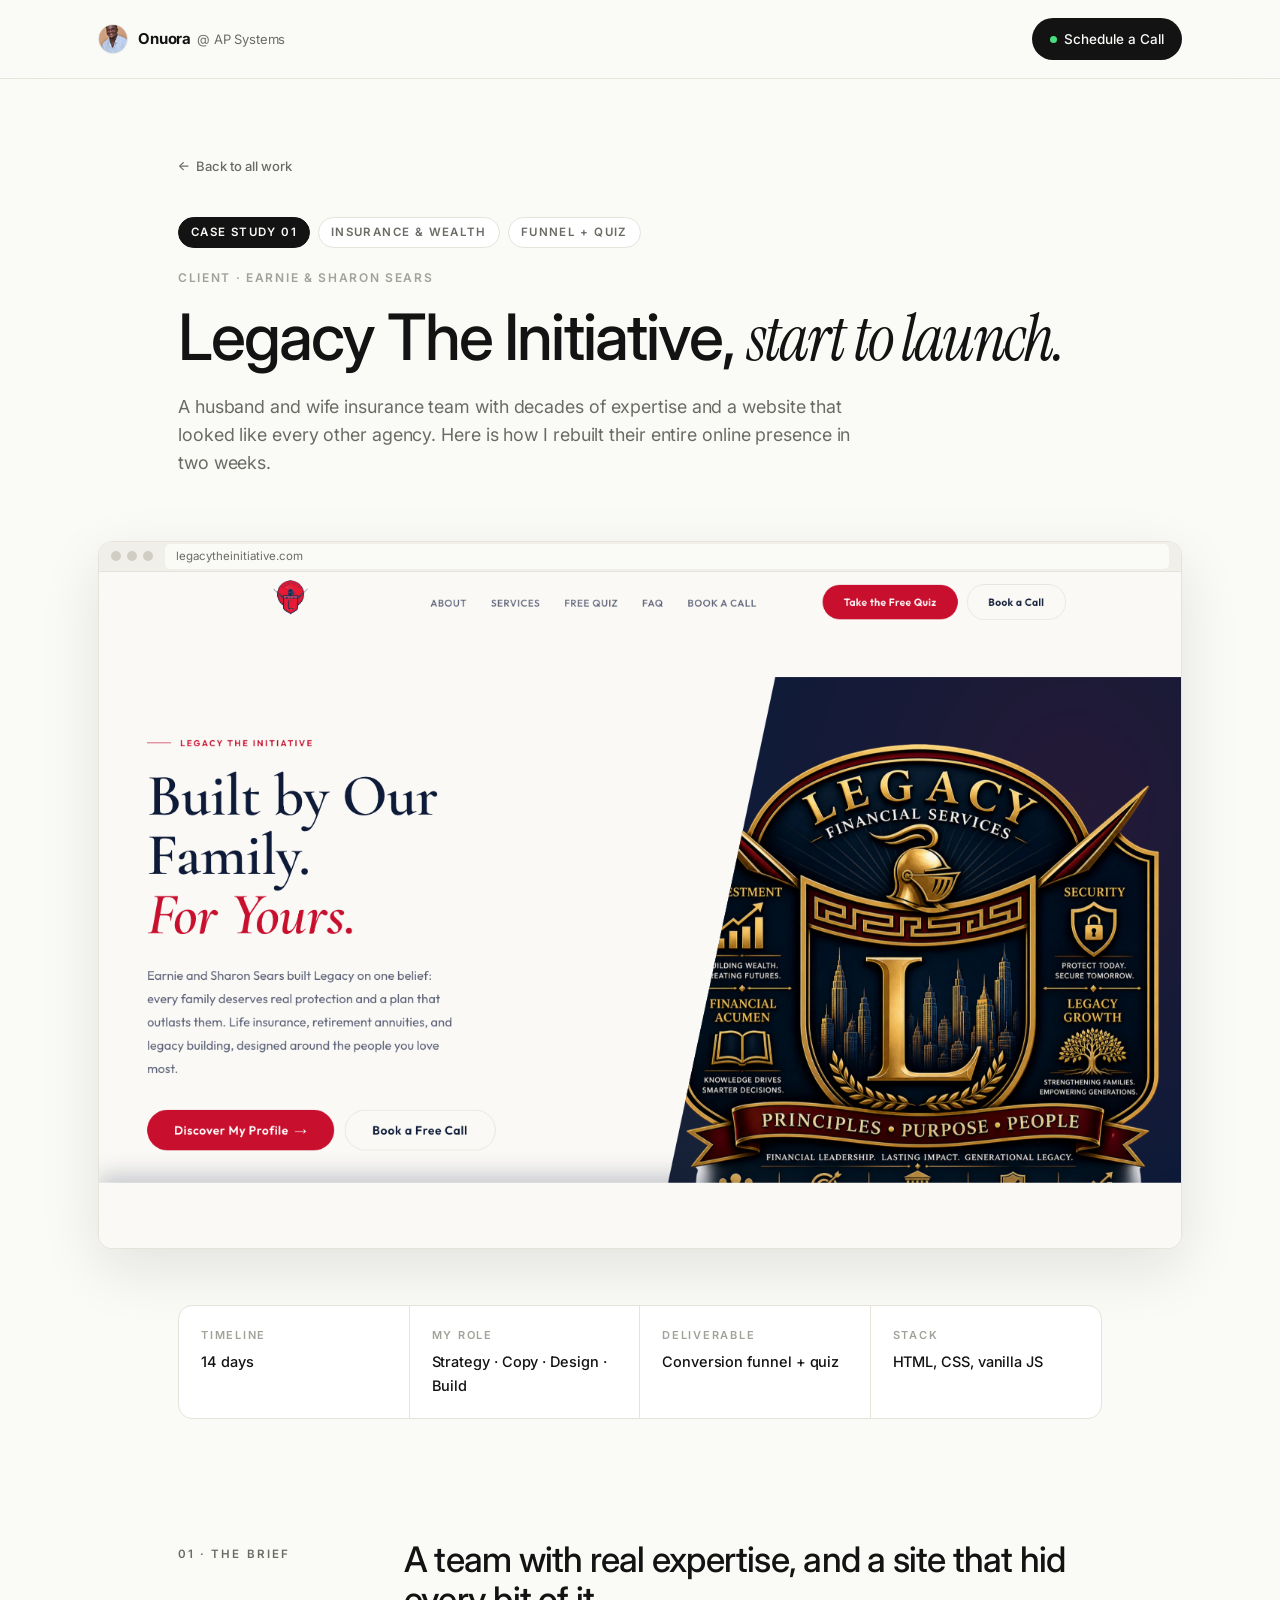
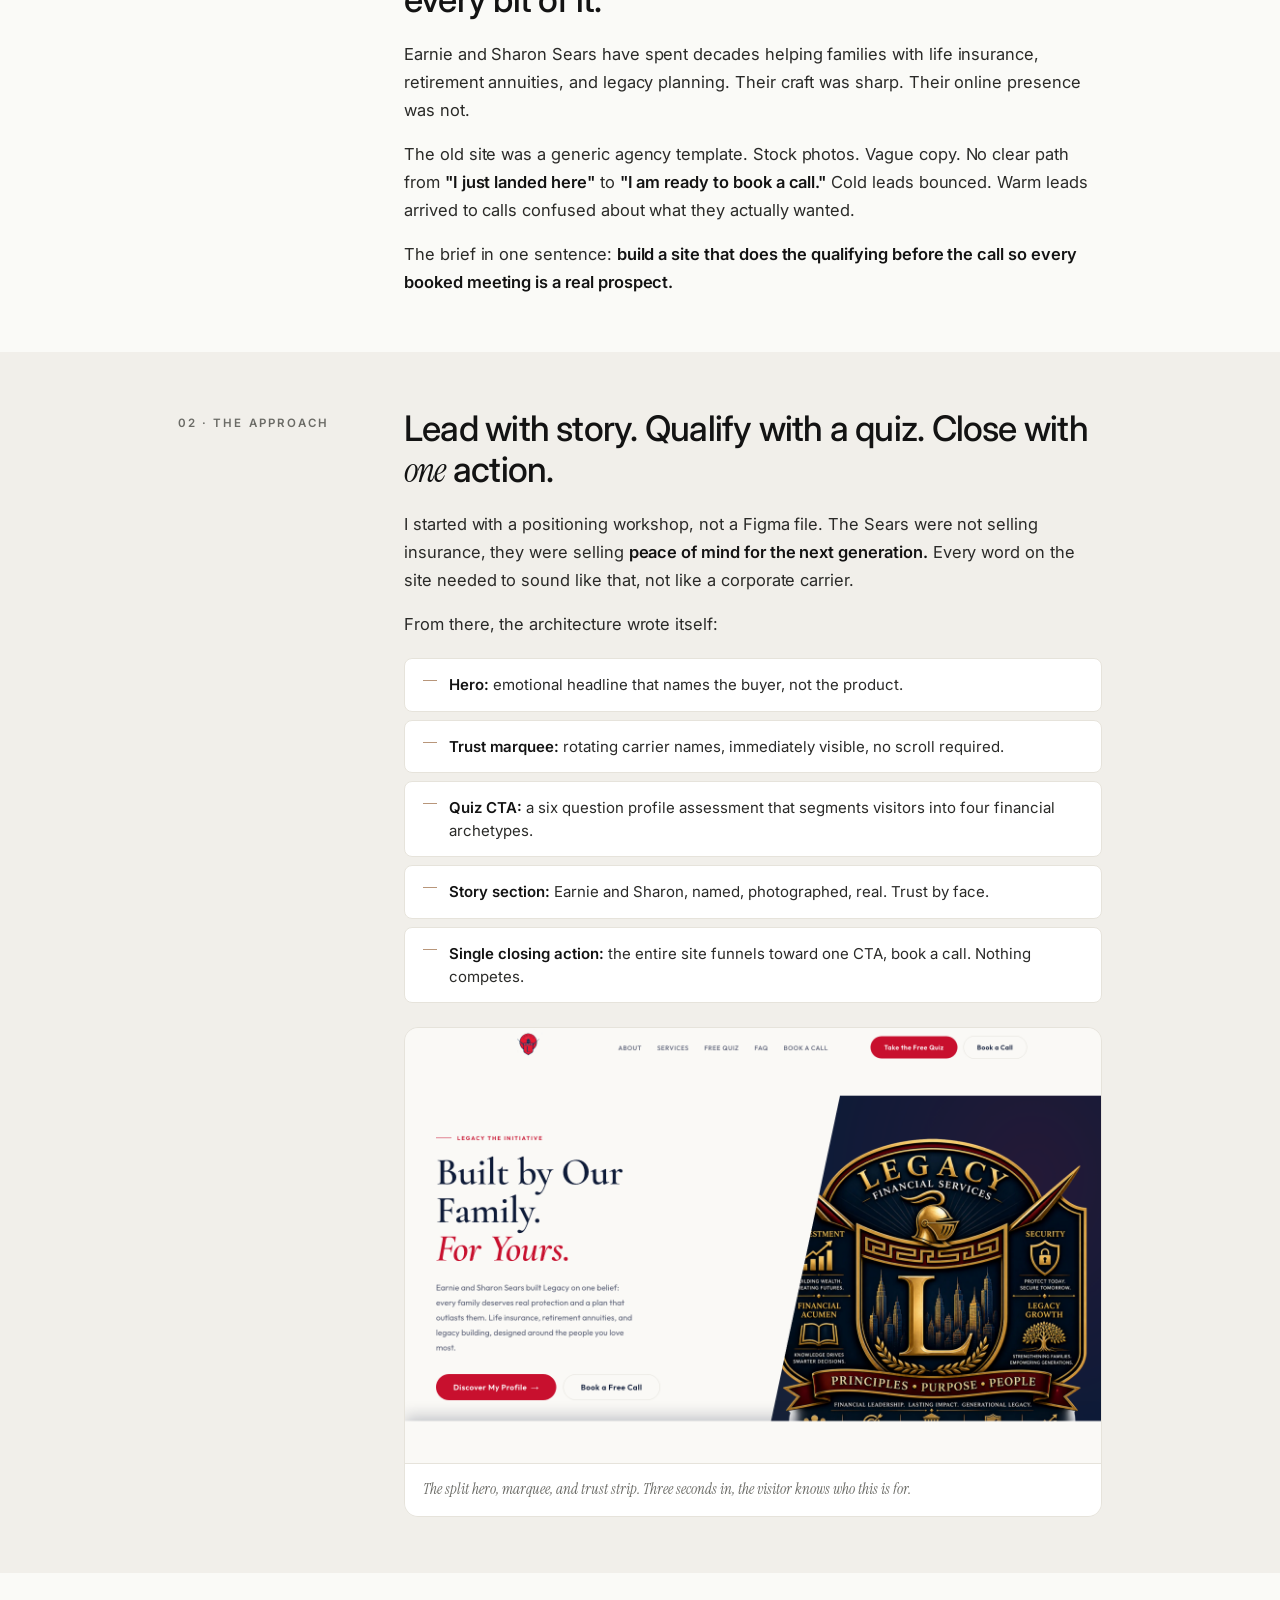
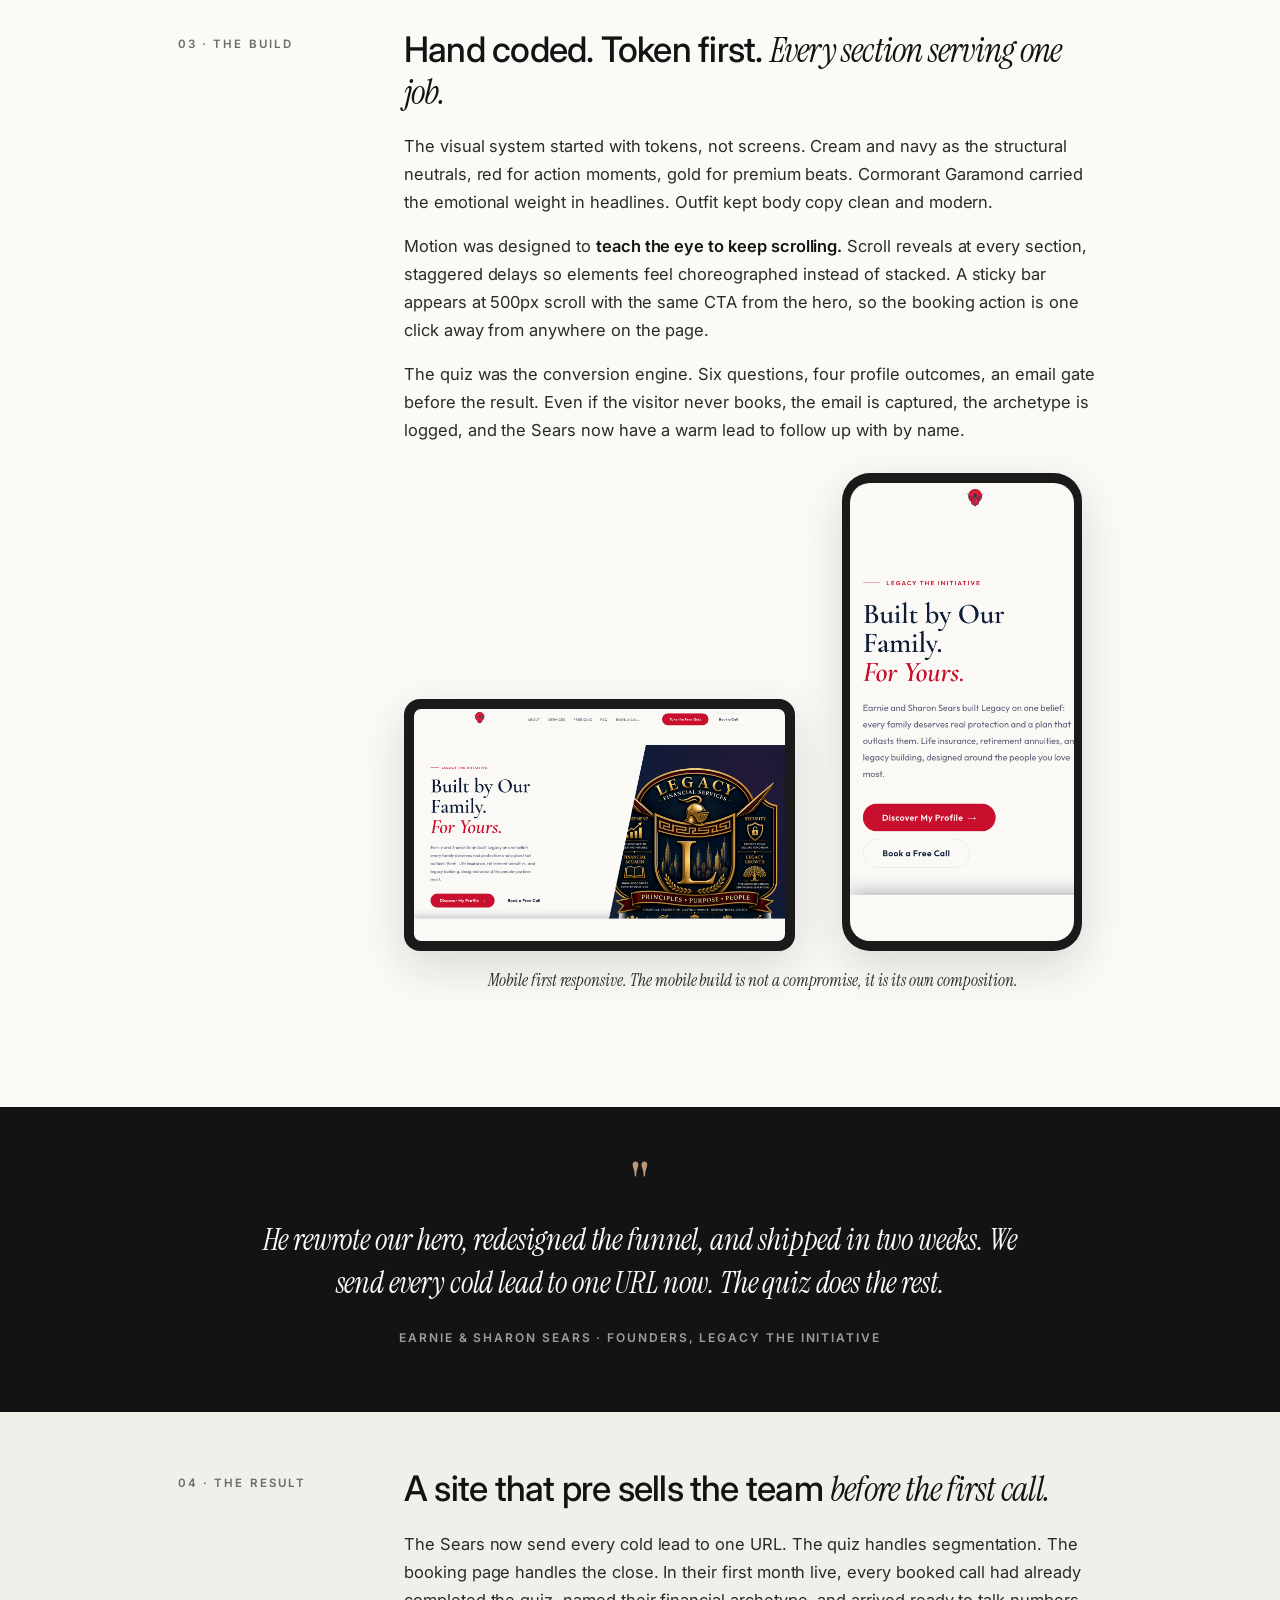
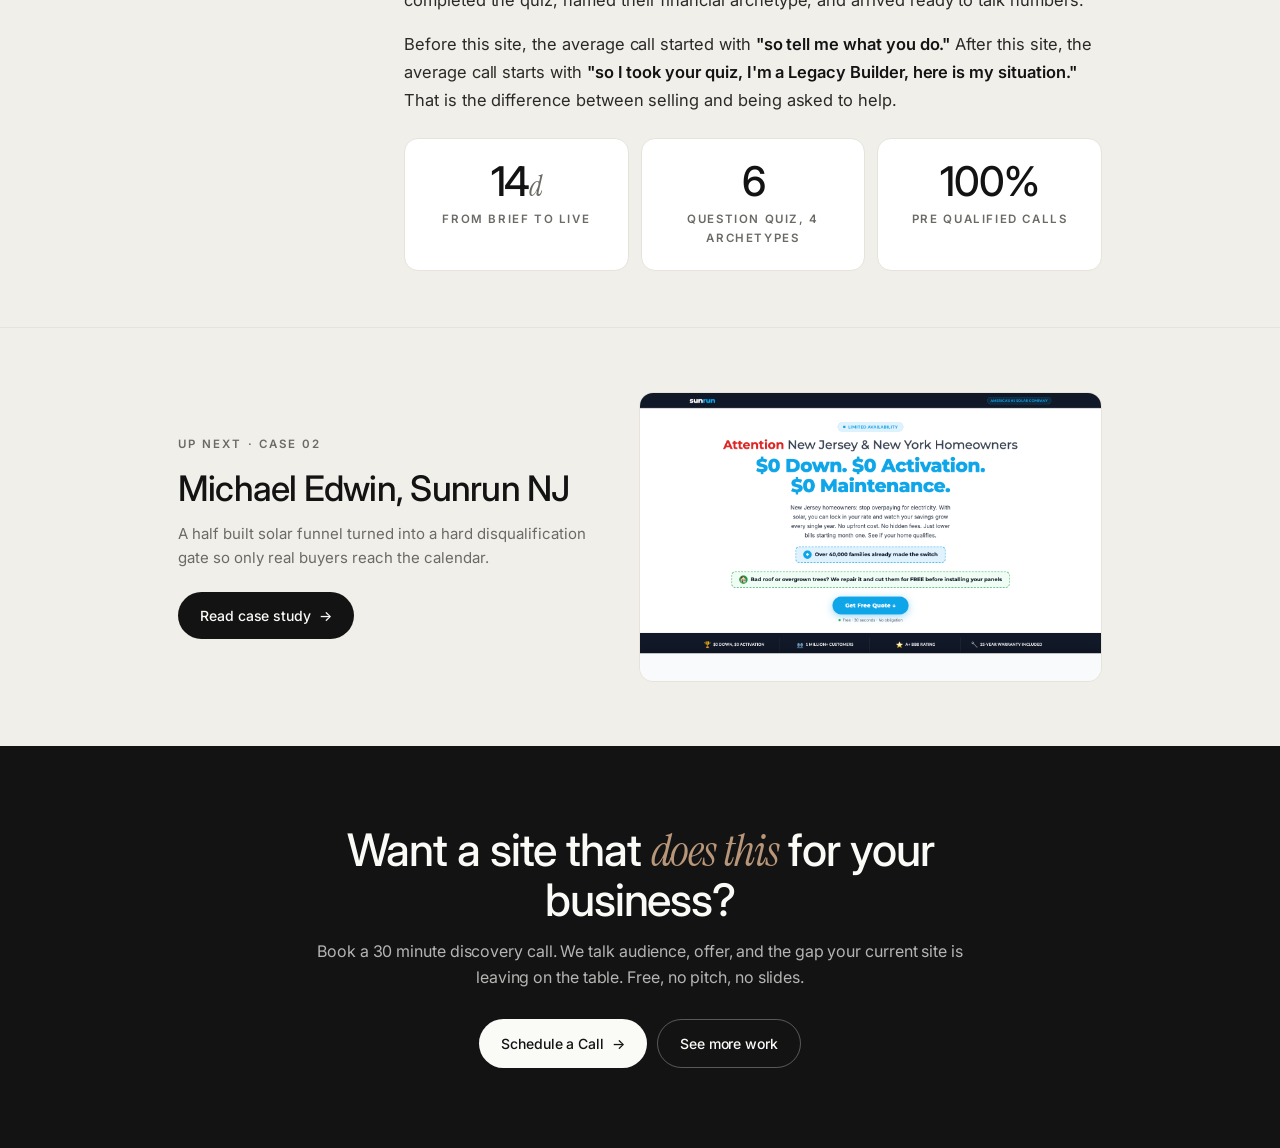
<file: case-studies/legacy.html>
<!DOCTYPE html>
<html lang="en">
<head>
  <meta charset="UTF-8" />
  <meta name="viewport" content="width=device-width, initial-scale=1.0" />
  <title>Legacy The Initiative · Case Study · Onuora @ AP Systems</title>
  <meta name="description" content="How I rebuilt a husband and wife insurance team's online presence with a 14 section funnel and a profile quiz that pre qualifies every booked call." />
  <link rel="preconnect" href="https://fonts.googleapis.com" />
  <link rel="preconnect" href="https://fonts.gstatic.com" crossorigin />
  <link href="https://fonts.googleapis.com/css2?family=Inter:wght@300;400;500;600;700&family=Instrument+Serif:ital@0;1&display=swap" rel="stylesheet" />
  <noscript><style>[data-sr]{opacity:1!important;transform:none!important;}</style></noscript>
  <style>
    :root {
      --bg: #FAFAF7;
      --bg-2: #F1EFEA;
      --bg-card: #FFFFFF;
      --ink: #131313;
      --ink-2: #2A2A28;
      --gray: #6B6B66;
      --gray-2: #A2A29B;
      --line: #E6E3DB;
      --accent: #B8967A;
      --green: #4ADE80;
      --sans: 'Inter', -apple-system, BlinkMacSystemFont, 'Segoe UI', sans-serif;
      --serif: 'Instrument Serif', Georgia, serif;
      --ease: cubic-bezier(0.22, 0.61, 0.36, 1);
      --r: 14px;
      --r-sm: 8px;
    }
    *, *::before, *::after { box-sizing: border-box; margin: 0; padding: 0; }
    html { scroll-behavior: smooth; }
    body {
      font-family: var(--sans);
      background: var(--bg);
      color: var(--ink);
      -webkit-font-smoothing: antialiased;
      text-rendering: optimizeLegibility;
      font-size: 16px;
      line-height: 1.65;
      overflow-x: hidden;
    }
    img { display: block; max-width: 100%; }
    ul { list-style: none; }
    a { color: inherit; text-decoration: none; }
    button { font-family: inherit; cursor: pointer; border: none; background: none; }
    ::selection { background: var(--ink); color: white; }

    [data-sr] { transition: opacity 0.7s var(--ease), transform 0.7s var(--ease); }
    .sr-ready [data-sr]:not(.sr-in) { opacity: 0; transform: translateY(20px); }

    .btn {
      display: inline-flex; align-items: center; gap: 8px;
      padding: 12px 22px; border-radius: 100px;
      font-size: 14px; font-weight: 500; letter-spacing: -0.005em;
      transition: background 0.2s, transform 0.2s, box-shadow 0.3s;
      white-space: nowrap;
    }
    .btn-primary { background: var(--ink); color: var(--bg); }
    .btn-primary:hover { background: var(--ink-2); transform: translateY(-1px); box-shadow: 0 8px 24px rgba(19,19,19,0.15); }
    .btn-ghost { background: transparent; color: var(--ink); border: 1px solid var(--line); }
    .btn-ghost:hover { background: var(--bg-card); border-color: var(--ink); }
    .btn-outline-light { background: transparent; color: var(--bg); border: 1px solid rgba(250,250,247,0.3); }
    .btn-outline-light:hover { background: rgba(250,250,247,0.08); border-color: var(--bg); }
    .btn-arrow { transition: transform 0.25s var(--ease); display: inline-block; }
    .btn:hover .btn-arrow { transform: translateX(3px); }

    /* NAV */
    .nav {
      position: fixed; top: 0; left: 0; right: 0;
      z-index: 600; padding: 18px 0;
      background: rgba(250,250,247,0.85);
      backdrop-filter: blur(20px);
      border-bottom: 1px solid var(--line);
    }
    .nav__inner {
      max-width: 1140px; margin: 0 auto; padding: 0 28px;
      display: flex; align-items: center; justify-content: space-between; gap: 24px;
    }
    .nav__brand {
      display: flex; align-items: center; gap: 10px;
      font-size: 15px; font-weight: 600;
      letter-spacing: -0.01em; color: var(--ink);
    }
    .nav__brand-avatar {
      width: 30px; height: 30px; border-radius: 50%;
      object-fit: cover; border: 1px solid var(--line);
    }
    .nav__brand-name { display: flex; align-items: baseline; gap: 6px; }
    .nav__brand-name span { font-weight: 400; color: var(--gray); font-size: 13px; }
    .nav__cta {
      display: inline-flex; align-items: center; gap: 7px;
      padding: 10px 18px; background: var(--ink); color: var(--bg);
      border-radius: 100px; font-size: 13.5px; font-weight: 500;
      transition: background 0.2s, transform 0.2s;
    }
    .nav__cta:hover { background: var(--ink-2); transform: translateY(-1px); }
    .nav__cta-dot {
      width: 7px; height: 7px; border-radius: 50%;
      background: var(--green);
      animation: pulse-green 2s infinite;
    }

    /* CASE HERO */
    .case-hero { padding: 152px 0 64px; }
    .case-hero__inner { max-width: 980px; margin: 0 auto; padding: 0 28px; }
    .case-hero__back {
      display: inline-flex; align-items: center; gap: 6px;
      font-size: 13px; font-weight: 500;
      color: var(--gray); margin-bottom: 40px;
      transition: color 0.2s;
    }
    .case-hero__back:hover { color: var(--ink); }
    .case-hero__back-arrow { transform: rotate(180deg); transition: transform 0.25s var(--ease); display: inline-block; }
    .case-hero__back:hover .case-hero__back-arrow { transform: rotate(180deg) translateX(3px); }
    .case-hero__meta {
      display: flex; flex-wrap: wrap; gap: 8px;
      margin-bottom: 20px;
    }
    .case-hero__chip {
      font-size: 11.5px; font-weight: 600;
      letter-spacing: 0.12em; text-transform: uppercase;
      padding: 5px 12px; border-radius: 100px;
      background: var(--bg-card); border: 1px solid var(--line);
      color: var(--gray);
    }
    .case-hero__chip--accent { background: var(--ink); color: var(--bg); border-color: var(--ink); }
    .case-hero__client {
      font-size: 12px; font-weight: 600;
      letter-spacing: 0.14em; text-transform: uppercase;
      color: var(--gray-2); margin-bottom: 16px;
    }
    .case-hero__title {
      font-family: var(--sans);
      font-size: clamp(2.4rem, 5vw, 4.2rem);
      font-weight: 500; line-height: 1.02;
      letter-spacing: -0.032em;
      color: var(--ink); margin-bottom: 22px;
    }
    .case-hero__title em {
      font-family: var(--serif); font-style: italic;
      font-weight: 400; color: var(--ink);
    }
    .case-hero__sub {
      font-size: clamp(1.05rem, 1.4vw, 1.2rem);
      line-height: 1.55; color: var(--gray);
      max-width: 680px;
      letter-spacing: -0.005em;
    }

    /* FEATURE IMAGE */
    .feature {
      max-width: 1140px; margin: 0 auto 56px;
      padding: 0 28px;
    }
    .feature__frame {
      border-radius: var(--r); overflow: hidden;
      box-shadow: 0 20px 60px rgba(19,19,19,0.1);
      border: 1px solid var(--line);
      background: white;
    }
    .feature__bar {
      height: 30px; background: var(--bg-2);
      display: flex; align-items: center; padding: 0 12px; gap: 6px;
      border-bottom: 1px solid var(--line);
    }
    .feature__dot { width: 10px; height: 10px; border-radius: 50%; background: #d0cdc4; }
    .feature__url {
      flex: 1; margin-left: 6px; background: var(--bg);
      border-radius: 5px; padding: 3px 11px;
      font-size: 11.5px; color: var(--gray);
    }
    .feature__img { width: 100%; display: block; }

    /* META STRIP */
    .meta-strip {
      max-width: 980px; margin: 0 auto 64px;
      padding: 0 28px;
    }
    .meta-strip__grid {
      display: grid; grid-template-columns: repeat(4, 1fr);
      border: 1px solid var(--line);
      border-radius: var(--r);
      background: var(--bg-card);
      overflow: hidden;
    }
    .meta-cell {
      padding: 20px 22px;
      border-right: 1px solid var(--line);
    }
    .meta-cell:last-child { border-right: none; }
    .meta-cell__label {
      font-size: 11px; font-weight: 600;
      letter-spacing: 0.16em; text-transform: uppercase;
      color: var(--gray-2); margin-bottom: 6px;
    }
    .meta-cell__value {
      font-family: var(--sans); font-size: 14.5px;
      font-weight: 500; color: var(--ink);
      letter-spacing: -0.005em;
    }

    /* CASE BLOCKS */
    .case-block { padding-block: 56px; }
    .case-block:nth-of-type(even) { background: var(--bg-2); }
    .case-block__inner {
      max-width: 980px; margin: 0 auto; padding: 0 28px;
      display: grid; grid-template-columns: 170px 1fr;
      gap: 56px; align-items: start;
    }
    .case-block__label {
      font-size: 11.5px; font-weight: 600;
      letter-spacing: 0.18em; text-transform: uppercase;
      color: var(--gray); padding-top: 6px;
      position: sticky; top: 96px;
    }
    .case-block__title {
      font-family: var(--sans);
      font-size: clamp(1.6rem, 2.8vw, 2.2rem);
      font-weight: 500; line-height: 1.15;
      letter-spacing: -0.022em;
      color: var(--ink); margin-bottom: 20px;
    }
    .case-block__title em { font-family: var(--serif); font-style: italic; font-weight: 400; }
    .case-block p {
      font-size: 16.5px; line-height: 1.7;
      color: var(--ink-2); margin-bottom: 16px;
      letter-spacing: -0.003em;
    }
    .case-block p strong { font-weight: 600; color: var(--ink); }
    .case-block p:last-child { margin-bottom: 0; }

    .case-list {
      display: grid; gap: 8px; margin: 20px 0 0;
    }
    .case-list li {
      background: var(--bg-card);
      border: 1px solid var(--line);
      border-radius: var(--r-sm);
      padding: 14px 18px 14px 44px;
      font-size: 15px; color: var(--ink-2);
      line-height: 1.55;
      position: relative;
    }
    .case-list li::before {
      content: '';
      position: absolute;
      left: 18px; top: 21px;
      width: 14px; height: 1px;
      background: var(--accent);
    }
    .case-list li strong { font-weight: 600; color: var(--ink); }

    .case-img {
      margin: 24px 0 0; border-radius: var(--r);
      overflow: hidden; border: 1px solid var(--line);
    }
    .case-img img { width: 100%; }
    .case-img__caption {
      padding: 14px 18px; font-size: 13px;
      color: var(--gray); background: var(--bg-card);
      border-top: 1px solid var(--line);
      font-family: var(--serif); font-style: italic;
      font-size: 14.5px;
    }

    .device-row {
      display: grid; grid-template-columns: 1.4fr 1fr;
      gap: 28px; align-items: end; margin-top: 28px;
    }
    .device-frame {
      background: #1a1a1a; border-radius: 16px; padding: 10px;
      box-shadow: 0 16px 48px rgba(19,19,19,0.15);
    }
    .device-frame--mobile {
      border-radius: 28px; padding: 10px 8px;
      max-width: 240px; margin: 0 auto;
    }
    .device-frame img { border-radius: 7px; width: 100%; }
    .device-frame--mobile img { border-radius: 20px; }
    .device-caption {
      margin-top: 16px; font-style: italic; font-family: var(--serif);
      font-size: 15px; color: var(--gray); text-align: center;
    }

    /* PULL QUOTE */
    .pull-quote {
      background: var(--ink); color: var(--bg);
      padding: 64px 0; margin: 56px 0 0;
    }
    .pull-quote__inner {
      max-width: 820px; margin: 0 auto;
      padding: 0 28px; text-align: center;
    }
    .pull-quote__mark {
      font-family: var(--serif); font-size: 64px;
      color: var(--accent); line-height: 0.5;
      margin-bottom: 16px;
    }
    .pull-quote__text {
      font-family: var(--serif); font-style: italic;
      font-size: clamp(1.4rem, 2.4vw, 1.9rem);
      font-weight: 400; line-height: 1.4;
      margin-bottom: 24px;
      letter-spacing: -0.005em;
    }
    .pull-quote__author {
      font-size: 12px; font-weight: 600;
      letter-spacing: 0.16em; text-transform: uppercase;
      color: rgba(250,250,247,0.6);
    }

    /* RESULT STATS */
    .result-stats {
      display: grid; grid-template-columns: repeat(3, 1fr);
      gap: 12px; margin: 24px 0 0;
    }
    .result-stat {
      background: var(--bg-card);
      border: 1px solid var(--line);
      border-radius: var(--r); padding: 22px 18px;
      text-align: center;
    }
    .result-stat__num {
      font-family: var(--sans);
      font-size: clamp(2rem, 3.2vw, 2.8rem);
      font-weight: 500; letter-spacing: -0.028em;
      color: var(--ink); line-height: 1;
      margin-bottom: 8px;
    }
    .result-stat__num em {
      font-family: var(--serif); font-style: italic;
      font-weight: 400; color: var(--gray);
      font-size: 0.7em;
    }
    .result-stat__label {
      font-size: 11.5px; font-weight: 600;
      letter-spacing: 0.14em; text-transform: uppercase;
      color: var(--gray);
    }

    /* NEXT CASE */
    .next-case {
      background: var(--bg-2); padding: 64px 0;
      border-top: 1px solid var(--line);
    }
    .next-case__inner {
      max-width: 980px; margin: 0 auto; padding: 0 28px;
      display: grid; grid-template-columns: 1fr 1.1fr;
      gap: 40px; align-items: center;
    }
    .next-case__label {
      font-size: 11.5px; font-weight: 600;
      letter-spacing: 0.18em; text-transform: uppercase;
      color: var(--gray); margin-bottom: 14px;
    }
    .next-case__title {
      font-family: var(--sans);
      font-size: clamp(1.6rem, 2.8vw, 2.2rem);
      font-weight: 500; line-height: 1.15;
      letter-spacing: -0.022em;
      color: var(--ink); margin-bottom: 14px;
    }
    .next-case__sub {
      font-size: 15px; color: var(--gray);
      margin-bottom: 22px; line-height: 1.6;
    }
    .next-case__img {
      border-radius: var(--r); overflow: hidden;
      border: 1px solid var(--line);
      display: block;
      transition: transform 0.4s var(--ease), box-shadow 0.4s var(--ease);
    }
    .next-case__img:hover {
      transform: translateY(-4px);
      box-shadow: 0 16px 48px rgba(19,19,19,0.1);
    }
    .next-case__img img { width: 100%; display: block; }

    /* CASE CLOSE */
    .case-close {
      background: var(--ink); color: var(--bg);
      padding-block: 80px; text-align: center;
    }
    .case-close__inner { max-width: 720px; margin: 0 auto; padding: 0 28px; }
    .case-close h2 {
      font-family: var(--sans);
      font-size: clamp(1.9rem, 3.6vw, 2.8rem);
      font-weight: 500; line-height: 1.1;
      letter-spacing: -0.025em;
      margin-bottom: 14px;
    }
    .case-close h2 em { font-family: var(--serif); font-style: italic; font-weight: 400; color: var(--accent); }
    .case-close p {
      font-size: 16px; color: rgba(250,250,247,0.7);
      margin: 0 auto 28px; line-height: 1.6;
      letter-spacing: -0.005em;
    }
    .case-close__actions {
      display: flex; gap: 10px;
      justify-content: center; flex-wrap: wrap;
    }
    .case-close .btn-primary {
      background: var(--bg); color: var(--ink);
    }
    .case-close .btn-primary:hover { background: white; }

    @keyframes pulse-green {
      0% { box-shadow: 0 0 0 0 rgba(74,222,128,0.55); }
      70% { box-shadow: 0 0 0 7px rgba(74,222,128,0); }
      100% { box-shadow: 0 0 0 0 rgba(74,222,128,0); }
    }

    @media (max-width: 991px) {
      .case-block__inner { grid-template-columns: 1fr; gap: 14px; }
      .case-block__label { position: static; }
      .meta-strip__grid { grid-template-columns: 1fr 1fr; }
      .meta-cell:nth-child(2) { border-right: none; }
      .meta-cell:nth-child(-n+2) { border-bottom: 1px solid var(--line); }
      .device-row { grid-template-columns: 1fr; gap: 20px; }
      .device-frame--mobile { max-width: 220px; }
      .next-case__inner { grid-template-columns: 1fr; }
      .result-stats { grid-template-columns: 1fr; }
    }
    @media (max-width: 640px) {
      .case-hero { padding: 116px 0 48px; }
      .case-hero__inner, .feature, .meta-strip, .case-block__inner, .next-case__inner, .pull-quote__inner, .case-close__inner { padding-inline: 20px; }
      .nav__inner { padding: 0 20px; gap: 12px; }
      .nav__brand-name span { display: none; }
      .nav__cta { padding: 8px 14px; font-size: 12.5px; gap: 6px; }
      .case-block { padding-block: 40px; }
      .meta-strip__grid { grid-template-columns: 1fr; }
      .meta-cell { border-right: none; border-bottom: 1px solid var(--line); }
      .meta-cell:last-child { border-bottom: none; }
    }
  </style>
</head>
<body>

  <nav class="nav">
    <div class="nav__inner">
      <a href="../index.html" class="nav__brand">
        <img src="../assets/adiora.jpeg" alt="Onuora" class="nav__brand-avatar" />
        <div class="nav__brand-name"><b>Onuora</b> <span>@ AP Systems</span></div>
      </a>
      <a href="https://calendly.com/adiorahonuora/new-meeting" target="_blank" rel="noopener" class="nav__cta">
        <span class="nav__cta-dot"></span> Schedule a Call
      </a>
    </div>
  </nav>

  <header class="case-hero">
    <div class="case-hero__inner">
      <a href="../index.html#work" class="case-hero__back">
        <span class="case-hero__back-arrow">→</span> Back to all work
      </a>
      <div class="case-hero__meta">
        <span class="case-hero__chip case-hero__chip--accent">Case Study 01</span>
        <span class="case-hero__chip">Insurance &amp; Wealth</span>
        <span class="case-hero__chip">Funnel + Quiz</span>
      </div>
      <p class="case-hero__client">Client · Earnie &amp; Sharon Sears</p>
      <h1 class="case-hero__title">Legacy The Initiative, <em>start to launch.</em></h1>
      <p class="case-hero__sub">A husband and wife insurance team with decades of expertise and a website that looked like every other agency. Here is how I rebuilt their entire online presence in two weeks.</p>
    </div>
  </header>

  <div class="feature" data-sr>
    <div class="feature__frame">
      <div class="feature__bar">
        <span class="feature__dot"></span>
        <span class="feature__dot"></span>
        <span class="feature__dot"></span>
        <div class="feature__url">legacytheinitiative.com</div>
      </div>
      <img src="../assets/work/legacy.png" alt="Legacy The Initiative landing page" class="feature__img" />
    </div>
  </div>

  <div class="meta-strip" data-sr>
    <div class="meta-strip__grid">
      <div class="meta-cell"><div class="meta-cell__label">Timeline</div><div class="meta-cell__value">14 days</div></div>
      <div class="meta-cell"><div class="meta-cell__label">My Role</div><div class="meta-cell__value">Strategy · Copy · Design · Build</div></div>
      <div class="meta-cell"><div class="meta-cell__label">Deliverable</div><div class="meta-cell__value">Conversion funnel + quiz</div></div>
      <div class="meta-cell"><div class="meta-cell__label">Stack</div><div class="meta-cell__value">HTML, CSS, vanilla JS</div></div>
    </div>
  </div>

  <section class="case-block" data-sr>
    <div class="case-block__inner">
      <div class="case-block__label">01 · The Brief</div>
      <div>
        <h2 class="case-block__title">A team with real expertise, and a site that hid every bit of it.</h2>
        <p>Earnie and Sharon Sears have spent decades helping families with life insurance, retirement annuities, and legacy planning. Their craft was sharp. Their online presence was not.</p>
        <p>The old site was a generic agency template. Stock photos. Vague copy. No clear path from <strong>"I just landed here"</strong> to <strong>"I am ready to book a call."</strong> Cold leads bounced. Warm leads arrived to calls confused about what they actually wanted.</p>
        <p>The brief in one sentence: <strong>build a site that does the qualifying before the call so every booked meeting is a real prospect.</strong></p>
      </div>
    </div>
  </section>

  <section class="case-block" data-sr>
    <div class="case-block__inner">
      <div class="case-block__label">02 · The Approach</div>
      <div>
        <h2 class="case-block__title">Lead with story. Qualify with a quiz. Close with <em>one</em> action.</h2>
        <p>I started with a positioning workshop, not a Figma file. The Sears were not selling insurance, they were selling <strong>peace of mind for the next generation.</strong> Every word on the site needed to sound like that, not like a corporate carrier.</p>
        <p>From there, the architecture wrote itself:</p>
        <ul class="case-list">
          <li><strong>Hero:</strong> emotional headline that names the buyer, not the product.</li>
          <li><strong>Trust marquee:</strong> rotating carrier names, immediately visible, no scroll required.</li>
          <li><strong>Quiz CTA:</strong> a six question profile assessment that segments visitors into four financial archetypes.</li>
          <li><strong>Story section:</strong> Earnie and Sharon, named, photographed, real. Trust by face.</li>
          <li><strong>Single closing action:</strong> the entire site funnels toward one CTA, book a call. Nothing competes.</li>
        </ul>
        <div class="case-img">
          <img src="../assets/work/legacy.png" alt="Legacy hero and quiz section" />
          <div class="case-img__caption">The split hero, marquee, and trust strip. Three seconds in, the visitor knows who this is for.</div>
        </div>
      </div>
    </div>
  </section>

  <section class="case-block" data-sr>
    <div class="case-block__inner">
      <div class="case-block__label">03 · The Build</div>
      <div>
        <h2 class="case-block__title">Hand coded. Token first. <em>Every section serving one job.</em></h2>
        <p>The visual system started with tokens, not screens. Cream and navy as the structural neutrals, red for action moments, gold for premium beats. Cormorant Garamond carried the emotional weight in headlines. Outfit kept body copy clean and modern.</p>
        <p>Motion was designed to <strong>teach the eye to keep scrolling.</strong> Scroll reveals at every section, staggered delays so elements feel choreographed instead of stacked. A sticky bar appears at 500px scroll with the same CTA from the hero, so the booking action is one click away from anywhere on the page.</p>
        <p>The quiz was the conversion engine. Six questions, four profile outcomes, an email gate before the result. Even if the visitor never books, the email is captured, the archetype is logged, and the Sears now have a warm lead to follow up with by name.</p>

        <div class="device-row">
          <div class="device-frame">
            <img src="../assets/work/legacy.png" alt="Legacy on desktop" />
          </div>
          <div class="device-frame device-frame--mobile">
            <img src="../assets/work/legacy-mobile.png" alt="Legacy on mobile" />
          </div>
        </div>
        <p class="device-caption">Mobile first responsive. The mobile build is not a compromise, it is its own composition.</p>
      </div>
    </div>
  </section>

  <div class="pull-quote" data-sr>
    <div class="pull-quote__inner">
      <div class="pull-quote__mark">"</div>
      <p class="pull-quote__text">He rewrote our hero, redesigned the funnel, and shipped in two weeks. We send every cold lead to one URL now. The quiz does the rest.</p>
      <p class="pull-quote__author">Earnie &amp; Sharon Sears · Founders, Legacy The Initiative</p>
    </div>
  </div>

  <section class="case-block" data-sr>
    <div class="case-block__inner">
      <div class="case-block__label">04 · The Result</div>
      <div>
        <h2 class="case-block__title">A site that pre sells the team <em>before the first call.</em></h2>
        <p>The Sears now send every cold lead to one URL. The quiz handles segmentation. The booking page handles the close. In their first month live, every booked call had already completed the quiz, named their financial archetype, and arrived ready to talk numbers.</p>
        <p>Before this site, the average call started with <strong>"so tell me what you do."</strong> After this site, the average call starts with <strong>"so I took your quiz, I'm a Legacy Builder, here is my situation."</strong> That is the difference between selling and being asked to help.</p>

        <div class="result-stats">
          <div class="result-stat">
            <div class="result-stat__num">14<em>d</em></div>
            <div class="result-stat__label">From brief to live</div>
          </div>
          <div class="result-stat">
            <div class="result-stat__num">6</div>
            <div class="result-stat__label">Question quiz, 4 archetypes</div>
          </div>
          <div class="result-stat">
            <div class="result-stat__num">100%</div>
            <div class="result-stat__label">Pre qualified calls</div>
          </div>
        </div>
      </div>
    </div>
  </section>

  <div class="next-case">
    <div class="next-case__inner">
      <div>
        <p class="next-case__label">Up Next · Case 02</p>
        <h3 class="next-case__title">Michael Edwin, Sunrun NJ</h3>
        <p class="next-case__sub">A half built solar funnel turned into a hard disqualification gate so only real buyers reach the calendar.</p>
        <a href="sunrun.html" class="btn btn-primary">Read case study <span class="btn-arrow">→</span></a>
      </div>
      <a href="sunrun.html" class="next-case__img">
        <img src="../assets/work/sunrun.png" alt="Michael Edwin Sunrun" />
      </a>
    </div>
  </div>

  <section class="case-close">
    <div class="case-close__inner">
      <h2>Want a site that <em>does this</em> for your business?</h2>
      <p>Book a 30 minute discovery call. We talk audience, offer, and the gap your current site is leaving on the table. Free, no pitch, no slides.</p>
      <div class="case-close__actions">
        <a href="https://calendly.com/adiorahonuora/new-meeting" target="_blank" rel="noopener" class="btn btn-primary">
          Schedule a Call <span class="btn-arrow">→</span>
        </a>
        <a href="../index.html#work" class="btn btn-outline-light">See more work</a>
      </div>
    </div>
  </section>

  <script>
    document.documentElement.classList.add('sr-ready');
    const srObs = new IntersectionObserver(entries => {
      entries.forEach(e => {
        if (e.isIntersecting) { e.target.classList.add('sr-in'); srObs.unobserve(e.target); }
      });
    }, { threshold: 0.1 });
    document.querySelectorAll('[data-sr]').forEach(el => srObs.observe(el));
  </script>
</body>
</html>
</file>
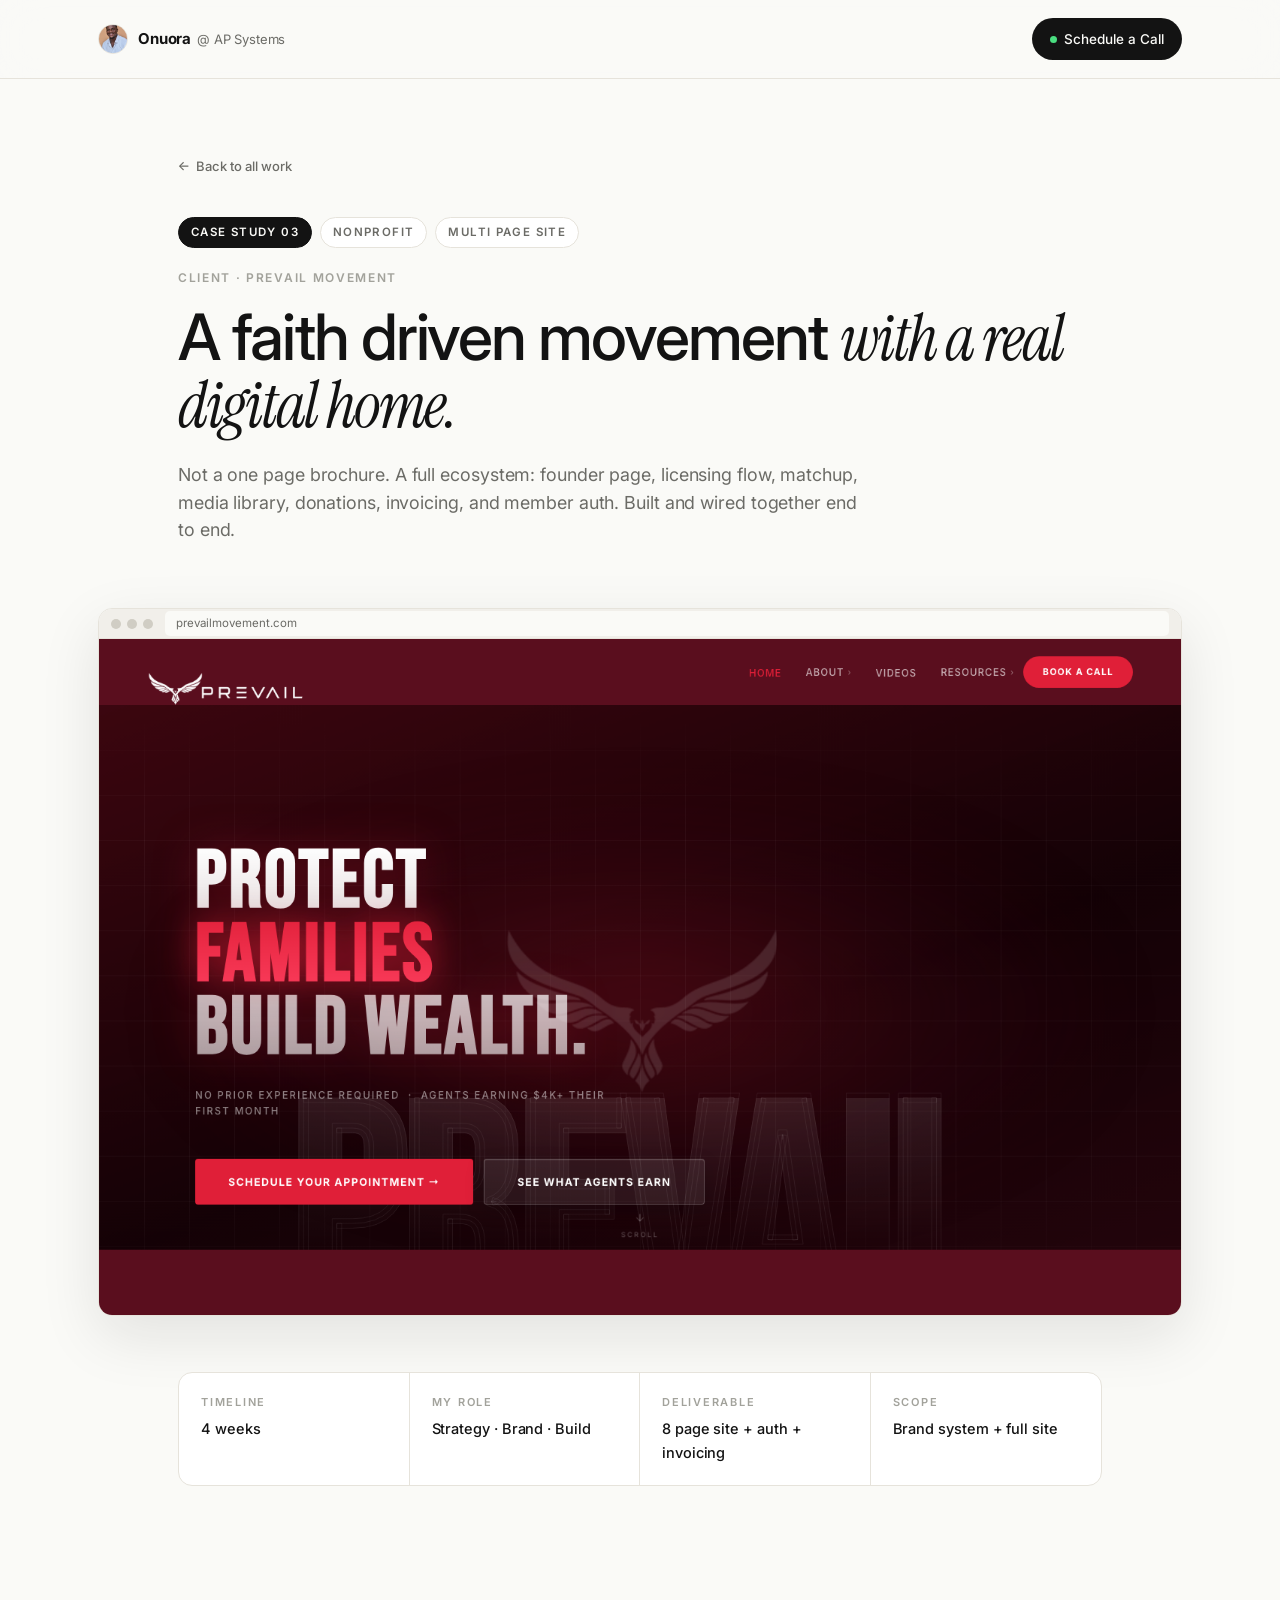
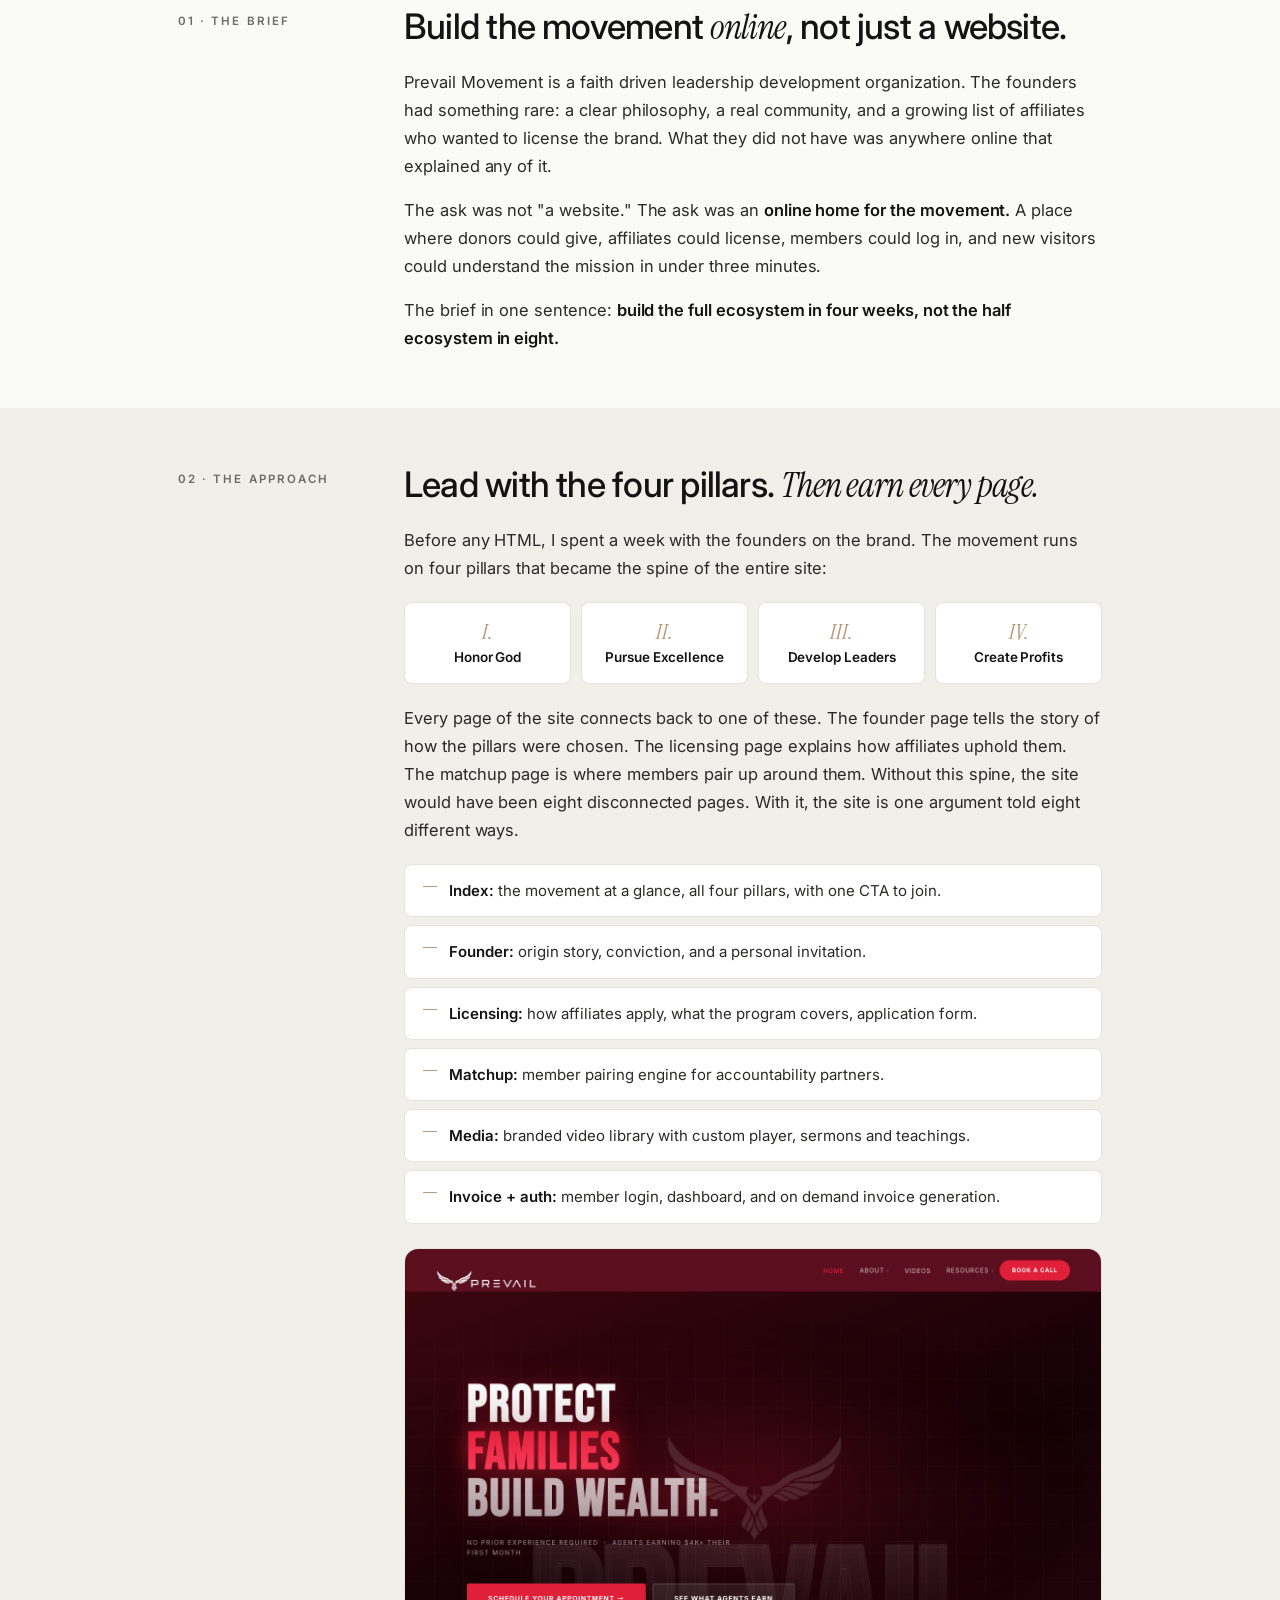
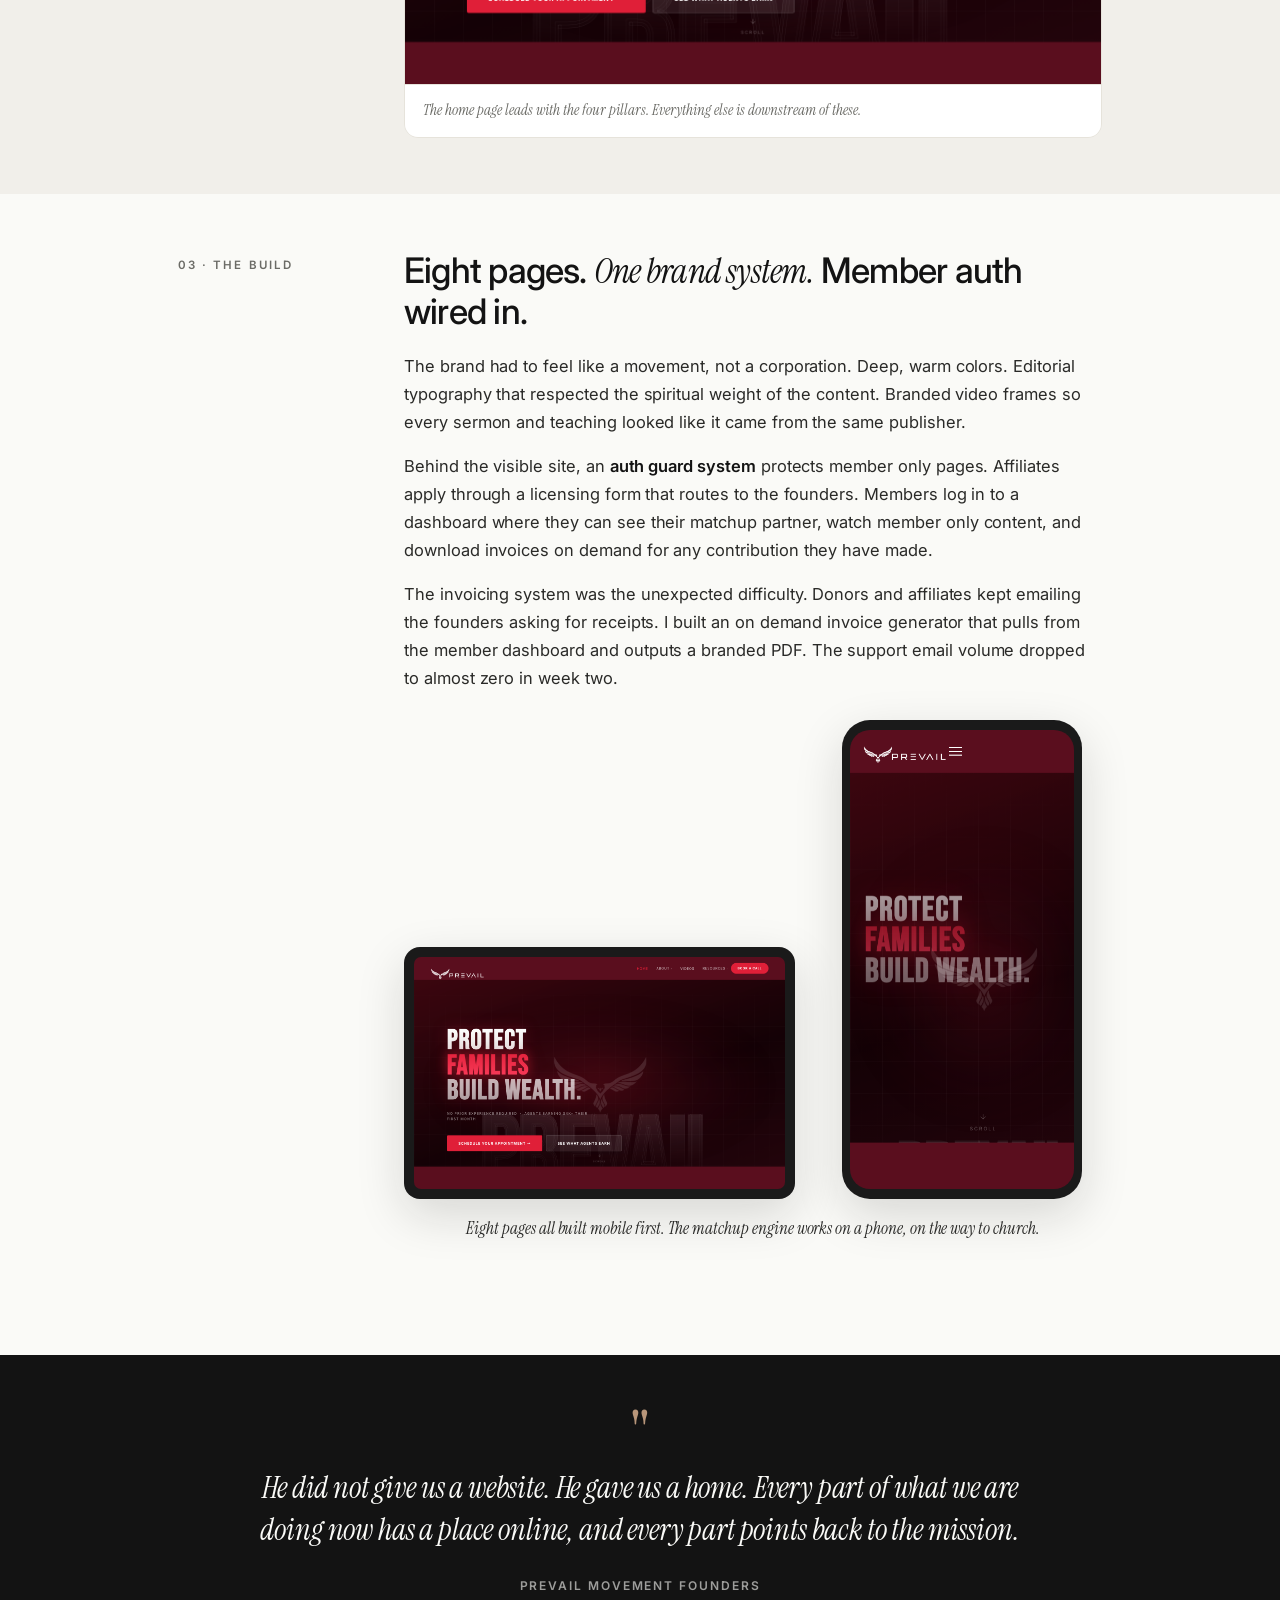
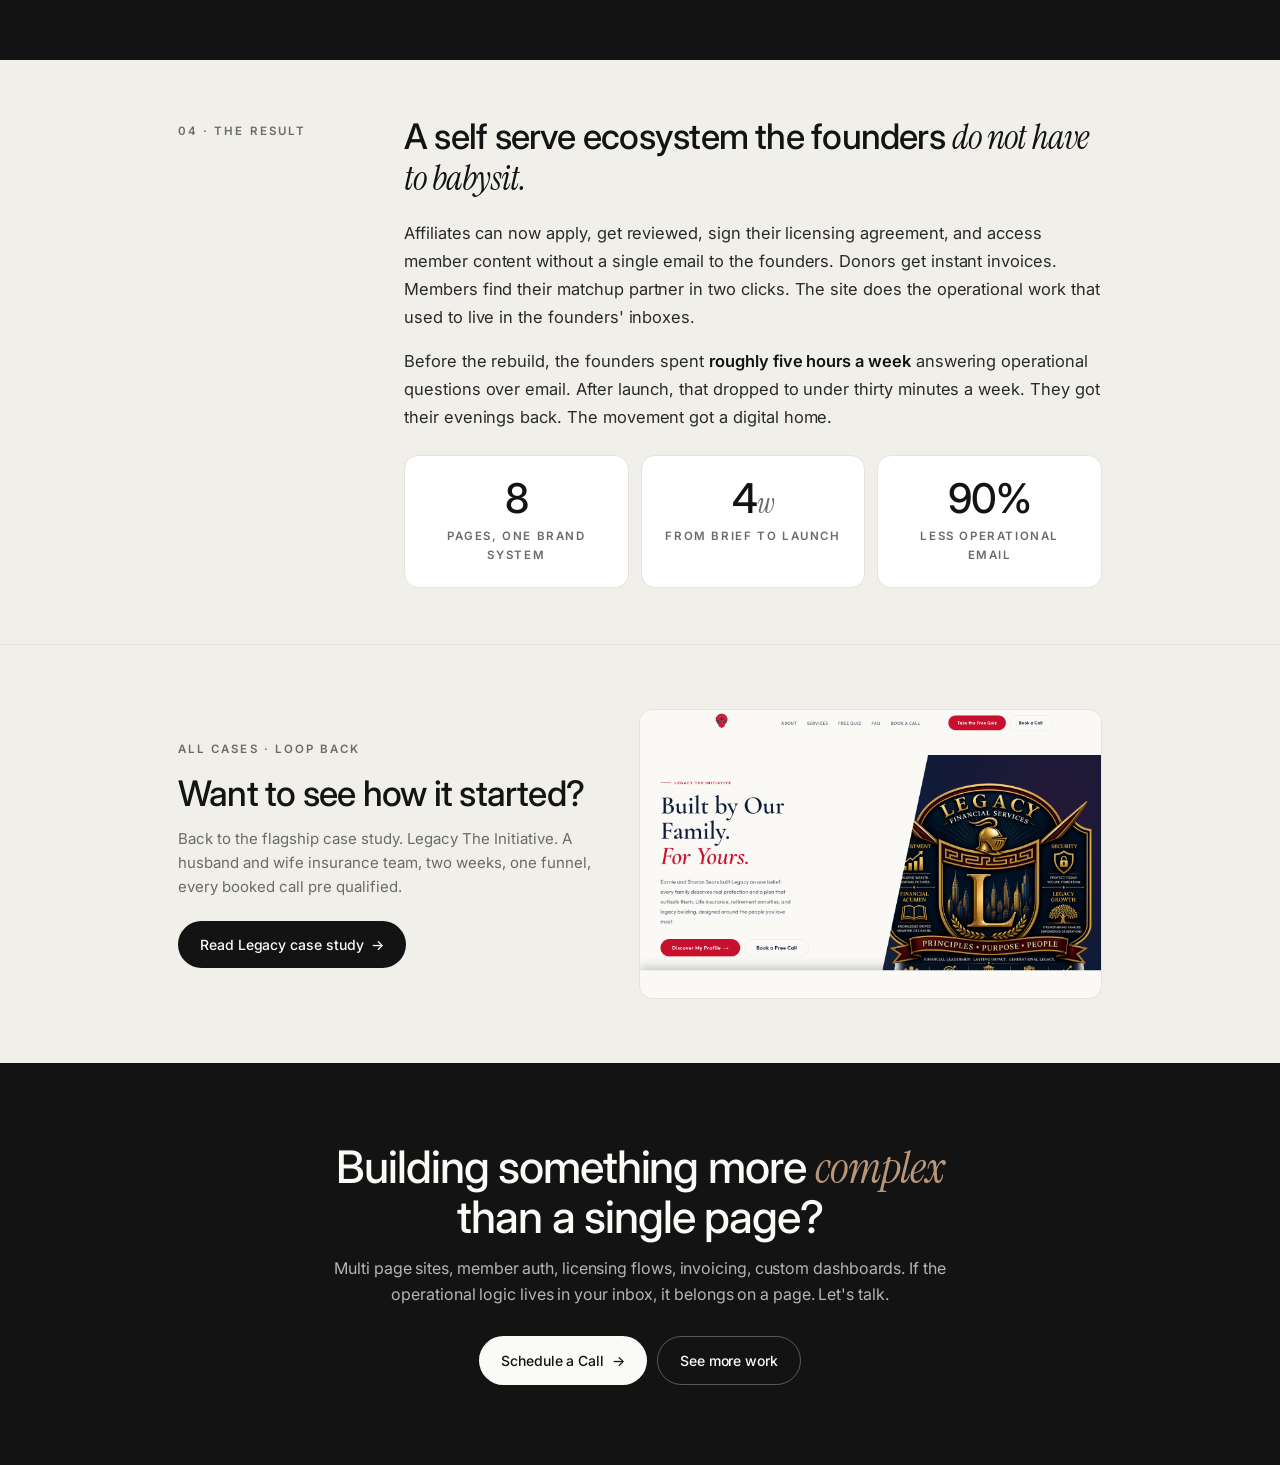
<file: case-studies/prevail-movement.html>
<!DOCTYPE html>
<html lang="en">
<head>
  <meta charset="UTF-8" />
  <meta name="viewport" content="width=device-width, initial-scale=1.0" />
  <title>Prevail Movement · Case Study · Onuora @ AP Systems</title>
  <meta name="description" content="A multi page brand site for a faith driven leadership movement. Licensing, matchup, donations, founder page, and a member auth flow, wired together end to end." />
  <link rel="preconnect" href="https://fonts.googleapis.com" />
  <link rel="preconnect" href="https://fonts.gstatic.com" crossorigin />
  <link href="https://fonts.googleapis.com/css2?family=Inter:wght@300;400;500;600;700&family=Instrument+Serif:ital@0;1&display=swap" rel="stylesheet" />
  <noscript><style>[data-sr]{opacity:1!important;transform:none!important;}</style></noscript>
  <style>
    :root {
      --bg: #FAFAF7; --bg-2: #F1EFEA; --bg-card: #FFFFFF;
      --ink: #131313; --ink-2: #2A2A28;
      --gray: #6B6B66; --gray-2: #A2A29B;
      --line: #E6E3DB; --accent: #B8967A; --green: #4ADE80;
      --sans: 'Inter', -apple-system, BlinkMacSystemFont, 'Segoe UI', sans-serif;
      --serif: 'Instrument Serif', Georgia, serif;
      --ease: cubic-bezier(0.22, 0.61, 0.36, 1);
      --r: 14px; --r-sm: 8px;
    }
    *, *::before, *::after { box-sizing: border-box; margin: 0; padding: 0; }
    html { scroll-behavior: smooth; }
    body { font-family: var(--sans); background: var(--bg); color: var(--ink); -webkit-font-smoothing: antialiased; font-size: 16px; line-height: 1.65; overflow-x: hidden; }
    img { display: block; max-width: 100%; }
    ul { list-style: none; }
    a { color: inherit; text-decoration: none; }
    button { font-family: inherit; cursor: pointer; border: none; background: none; }
    ::selection { background: var(--ink); color: white; }
    [data-sr] { transition: opacity 0.7s var(--ease), transform 0.7s var(--ease); }
    .sr-ready [data-sr]:not(.sr-in) { opacity: 0; transform: translateY(20px); }

    .btn { display: inline-flex; align-items: center; gap: 8px; padding: 12px 22px; border-radius: 100px; font-size: 14px; font-weight: 500; letter-spacing: -0.005em; transition: background 0.2s, transform 0.2s, box-shadow 0.3s; white-space: nowrap; }
    .btn-primary { background: var(--ink); color: var(--bg); }
    .btn-primary:hover { background: var(--ink-2); transform: translateY(-1px); box-shadow: 0 8px 24px rgba(19,19,19,0.15); }
    .btn-outline-light { background: transparent; color: var(--bg); border: 1px solid rgba(250,250,247,0.3); }
    .btn-outline-light:hover { background: rgba(250,250,247,0.08); border-color: var(--bg); }
    .btn-arrow { transition: transform 0.25s var(--ease); display: inline-block; }
    .btn:hover .btn-arrow { transform: translateX(3px); }

    .nav { position: fixed; top: 0; left: 0; right: 0; z-index: 600; padding: 18px 0; background: rgba(250,250,247,0.85); backdrop-filter: blur(20px); border-bottom: 1px solid var(--line); }
    .nav__inner { max-width: 1140px; margin: 0 auto; padding: 0 28px; display: flex; align-items: center; justify-content: space-between; gap: 24px; }
    .nav__brand { display: flex; align-items: center; gap: 10px; font-size: 15px; font-weight: 600; letter-spacing: -0.01em; color: var(--ink); }
    .nav__brand-avatar { width: 30px; height: 30px; border-radius: 50%; object-fit: cover; border: 1px solid var(--line); }
    .nav__brand-name { display: flex; align-items: baseline; gap: 6px; }
    .nav__brand-name span { font-weight: 400; color: var(--gray); font-size: 13px; }
    .nav__cta { display: inline-flex; align-items: center; gap: 7px; padding: 10px 18px; background: var(--ink); color: var(--bg); border-radius: 100px; font-size: 13.5px; font-weight: 500; transition: background 0.2s, transform 0.2s; }
    .nav__cta:hover { background: var(--ink-2); transform: translateY(-1px); }
    .nav__cta-dot { width: 7px; height: 7px; border-radius: 50%; background: var(--green); animation: pulse-green 2s infinite; }

    .case-hero { padding: 152px 0 64px; }
    .case-hero__inner { max-width: 980px; margin: 0 auto; padding: 0 28px; }
    .case-hero__back { display: inline-flex; align-items: center; gap: 6px; font-size: 13px; font-weight: 500; color: var(--gray); margin-bottom: 40px; transition: color 0.2s; }
    .case-hero__back:hover { color: var(--ink); }
    .case-hero__back-arrow { transform: rotate(180deg); transition: transform 0.25s var(--ease); display: inline-block; }
    .case-hero__back:hover .case-hero__back-arrow { transform: rotate(180deg) translateX(3px); }
    .case-hero__meta { display: flex; flex-wrap: wrap; gap: 8px; margin-bottom: 20px; }
    .case-hero__chip { font-size: 11.5px; font-weight: 600; letter-spacing: 0.12em; text-transform: uppercase; padding: 5px 12px; border-radius: 100px; background: var(--bg-card); border: 1px solid var(--line); color: var(--gray); }
    .case-hero__chip--accent { background: var(--ink); color: var(--bg); border-color: var(--ink); }
    .case-hero__client { font-size: 12px; font-weight: 600; letter-spacing: 0.14em; text-transform: uppercase; color: var(--gray-2); margin-bottom: 16px; }
    .case-hero__title { font-family: var(--sans); font-size: clamp(2.4rem, 5vw, 4.2rem); font-weight: 500; line-height: 1.02; letter-spacing: -0.032em; color: var(--ink); margin-bottom: 22px; }
    .case-hero__title em { font-family: var(--serif); font-style: italic; font-weight: 400; color: var(--ink); }
    .case-hero__sub { font-size: clamp(1.05rem, 1.4vw, 1.2rem); line-height: 1.55; color: var(--gray); max-width: 680px; letter-spacing: -0.005em; }

    .feature { max-width: 1140px; margin: 0 auto 56px; padding: 0 28px; }
    .feature__frame { border-radius: var(--r); overflow: hidden; box-shadow: 0 20px 60px rgba(19,19,19,0.1); border: 1px solid var(--line); background: white; }
    .feature__bar { height: 30px; background: var(--bg-2); display: flex; align-items: center; padding: 0 12px; gap: 6px; border-bottom: 1px solid var(--line); }
    .feature__dot { width: 10px; height: 10px; border-radius: 50%; background: #d0cdc4; }
    .feature__url { flex: 1; margin-left: 6px; background: var(--bg); border-radius: 5px; padding: 3px 11px; font-size: 11.5px; color: var(--gray); }
    .feature__img { width: 100%; display: block; }

    .meta-strip { max-width: 980px; margin: 0 auto 64px; padding: 0 28px; }
    .meta-strip__grid { display: grid; grid-template-columns: repeat(4, 1fr); border: 1px solid var(--line); border-radius: var(--r); background: var(--bg-card); overflow: hidden; }
    .meta-cell { padding: 20px 22px; border-right: 1px solid var(--line); }
    .meta-cell:last-child { border-right: none; }
    .meta-cell__label { font-size: 11px; font-weight: 600; letter-spacing: 0.16em; text-transform: uppercase; color: var(--gray-2); margin-bottom: 6px; }
    .meta-cell__value { font-family: var(--sans); font-size: 14.5px; font-weight: 500; color: var(--ink); letter-spacing: -0.005em; }

    .case-block { padding-block: 56px; }
    .case-block:nth-of-type(even) { background: var(--bg-2); }
    .case-block__inner { max-width: 980px; margin: 0 auto; padding: 0 28px; display: grid; grid-template-columns: 170px 1fr; gap: 56px; align-items: start; }
    .case-block__label { font-size: 11.5px; font-weight: 600; letter-spacing: 0.18em; text-transform: uppercase; color: var(--gray); padding-top: 6px; position: sticky; top: 96px; }
    .case-block__title { font-family: var(--sans); font-size: clamp(1.6rem, 2.8vw, 2.2rem); font-weight: 500; line-height: 1.15; letter-spacing: -0.022em; color: var(--ink); margin-bottom: 20px; }
    .case-block__title em { font-family: var(--serif); font-style: italic; font-weight: 400; }
    .case-block p { font-size: 16.5px; line-height: 1.7; color: var(--ink-2); margin-bottom: 16px; letter-spacing: -0.003em; }
    .case-block p strong { font-weight: 600; color: var(--ink); }
    .case-block p:last-child { margin-bottom: 0; }

    .case-list { display: grid; gap: 8px; margin: 20px 0 0; }
    .case-list li { background: var(--bg-card); border: 1px solid var(--line); border-radius: var(--r-sm); padding: 14px 18px 14px 44px; font-size: 15px; color: var(--ink-2); line-height: 1.55; position: relative; }
    .case-list li::before { content: ''; position: absolute; left: 18px; top: 21px; width: 14px; height: 1px; background: var(--accent); }
    .case-list li strong { font-weight: 600; color: var(--ink); }

    .case-img { margin: 24px 0 0; border-radius: var(--r); overflow: hidden; border: 1px solid var(--line); }
    .case-img img { width: 100%; }
    .case-img__caption { padding: 14px 18px; font-size: 13px; color: var(--gray); background: var(--bg-card); border-top: 1px solid var(--line); font-family: var(--serif); font-style: italic; font-size: 14.5px; }

    .pillar-row { display: grid; grid-template-columns: repeat(4, 1fr); gap: 10px; margin-top: 20px; }
    .pillar { background: var(--bg-card); border: 1px solid var(--line); border-radius: var(--r-sm); padding: 18px 14px; text-align: center; }
    .pillar__icon { font-family: var(--serif); font-style: italic; font-size: 22px; color: var(--accent); margin-bottom: 6px; line-height: 1; font-weight: 400; }
    .pillar__title { font-family: var(--sans); font-weight: 600; font-size: 13.5px; color: var(--ink); line-height: 1.2; letter-spacing: -0.005em; }

    .device-row { display: grid; grid-template-columns: 1.4fr 1fr; gap: 28px; align-items: end; margin-top: 28px; }
    .device-frame { background: #1a1a1a; border-radius: 16px; padding: 10px; box-shadow: 0 16px 48px rgba(19,19,19,0.15); }
    .device-frame--mobile { border-radius: 28px; padding: 10px 8px; max-width: 240px; margin: 0 auto; }
    .device-frame img { border-radius: 7px; width: 100%; }
    .device-frame--mobile img { border-radius: 20px; }
    .device-caption { margin-top: 16px; font-style: italic; font-family: var(--serif); font-size: 15px; color: var(--gray); text-align: center; }

    .pull-quote { background: var(--ink); color: var(--bg); padding: 64px 0; margin: 56px 0 0; }
    .pull-quote__inner { max-width: 820px; margin: 0 auto; padding: 0 28px; text-align: center; }
    .pull-quote__mark { font-family: var(--serif); font-size: 64px; color: var(--accent); line-height: 0.5; margin-bottom: 16px; }
    .pull-quote__text { font-family: var(--serif); font-style: italic; font-size: clamp(1.4rem, 2.4vw, 1.9rem); font-weight: 400; line-height: 1.4; margin-bottom: 24px; letter-spacing: -0.005em; }
    .pull-quote__author { font-size: 12px; font-weight: 600; letter-spacing: 0.16em; text-transform: uppercase; color: rgba(250,250,247,0.6); }

    .result-stats { display: grid; grid-template-columns: repeat(3, 1fr); gap: 12px; margin: 24px 0 0; }
    .result-stat { background: var(--bg-card); border: 1px solid var(--line); border-radius: var(--r); padding: 22px 18px; text-align: center; }
    .result-stat__num { font-family: var(--sans); font-size: clamp(2rem, 3.2vw, 2.8rem); font-weight: 500; letter-spacing: -0.028em; color: var(--ink); line-height: 1; margin-bottom: 8px; }
    .result-stat__num em { font-family: var(--serif); font-style: italic; font-weight: 400; color: var(--gray); font-size: 0.7em; }
    .result-stat__label { font-size: 11.5px; font-weight: 600; letter-spacing: 0.14em; text-transform: uppercase; color: var(--gray); }

    .next-case { background: var(--bg-2); padding: 64px 0; border-top: 1px solid var(--line); }
    .next-case__inner { max-width: 980px; margin: 0 auto; padding: 0 28px; display: grid; grid-template-columns: 1fr 1.1fr; gap: 40px; align-items: center; }
    .next-case__label { font-size: 11.5px; font-weight: 600; letter-spacing: 0.18em; text-transform: uppercase; color: var(--gray); margin-bottom: 14px; }
    .next-case__title { font-family: var(--sans); font-size: clamp(1.6rem, 2.8vw, 2.2rem); font-weight: 500; line-height: 1.15; letter-spacing: -0.022em; color: var(--ink); margin-bottom: 14px; }
    .next-case__sub { font-size: 15px; color: var(--gray); margin-bottom: 22px; line-height: 1.6; }
    .next-case__img { border-radius: var(--r); overflow: hidden; border: 1px solid var(--line); display: block; transition: transform 0.4s var(--ease), box-shadow 0.4s var(--ease); }
    .next-case__img:hover { transform: translateY(-4px); box-shadow: 0 16px 48px rgba(19,19,19,0.1); }
    .next-case__img img { width: 100%; display: block; }

    .case-close { background: var(--ink); color: var(--bg); padding-block: 80px; text-align: center; }
    .case-close__inner { max-width: 720px; margin: 0 auto; padding: 0 28px; }
    .case-close h2 { font-family: var(--sans); font-size: clamp(1.9rem, 3.6vw, 2.8rem); font-weight: 500; line-height: 1.1; letter-spacing: -0.025em; margin-bottom: 14px; }
    .case-close h2 em { font-family: var(--serif); font-style: italic; font-weight: 400; color: var(--accent); }
    .case-close p { font-size: 16px; color: rgba(250,250,247,0.7); margin: 0 auto 28px; line-height: 1.6; letter-spacing: -0.005em; }
    .case-close__actions { display: flex; gap: 10px; justify-content: center; flex-wrap: wrap; }
    .case-close .btn-primary { background: var(--bg); color: var(--ink); }
    .case-close .btn-primary:hover { background: white; }

    @keyframes pulse-green { 0% { box-shadow: 0 0 0 0 rgba(74,222,128,0.55); } 70% { box-shadow: 0 0 0 7px rgba(74,222,128,0); } 100% { box-shadow: 0 0 0 0 rgba(74,222,128,0); } }

    @media (max-width: 991px) {
      .case-block__inner { grid-template-columns: 1fr; gap: 14px; }
      .case-block__label { position: static; }
      .meta-strip__grid { grid-template-columns: 1fr 1fr; }
      .meta-cell:nth-child(2) { border-right: none; }
      .meta-cell:nth-child(-n+2) { border-bottom: 1px solid var(--line); }
      .device-row { grid-template-columns: 1fr; gap: 20px; }
      .device-frame--mobile { max-width: 220px; }
      .next-case__inner { grid-template-columns: 1fr; }
      .result-stats { grid-template-columns: 1fr; }
      .pillar-row { grid-template-columns: 1fr 1fr; }
    }
    @media (max-width: 640px) {
      .case-hero { padding: 116px 0 48px; }
      .case-hero__inner, .feature, .meta-strip, .case-block__inner, .next-case__inner, .pull-quote__inner, .case-close__inner { padding-inline: 20px; }
      .nav__inner { padding: 0 20px; gap: 12px; }
      .nav__brand-name span { display: none; }
      .nav__cta { padding: 8px 14px; font-size: 12.5px; gap: 6px; }
      .case-block { padding-block: 40px; }
      .meta-strip__grid { grid-template-columns: 1fr; }
      .meta-cell { border-right: none; border-bottom: 1px solid var(--line); }
      .meta-cell:last-child { border-bottom: none; }
      .pillar-row { grid-template-columns: 1fr; }
    }
  </style>
</head>
<body>

  <nav class="nav">
    <div class="nav__inner">
      <a href="../index.html" class="nav__brand">
        <img src="../assets/adiora.jpeg" alt="Onuora" class="nav__brand-avatar" />
        <div class="nav__brand-name"><b>Onuora</b> <span>@ AP Systems</span></div>
      </a>
      <a href="https://calendly.com/adiorahonuora/new-meeting" target="_blank" rel="noopener" class="nav__cta">
        <span class="nav__cta-dot"></span> Schedule a Call
      </a>
    </div>
  </nav>

  <header class="case-hero">
    <div class="case-hero__inner">
      <a href="../index.html#work" class="case-hero__back">
        <span class="case-hero__back-arrow">→</span> Back to all work
      </a>
      <div class="case-hero__meta">
        <span class="case-hero__chip case-hero__chip--accent">Case Study 03</span>
        <span class="case-hero__chip">Nonprofit</span>
        <span class="case-hero__chip">Multi Page Site</span>
      </div>
      <p class="case-hero__client">Client · Prevail Movement</p>
      <h1 class="case-hero__title">A faith driven movement <em>with a real digital home.</em></h1>
      <p class="case-hero__sub">Not a one page brochure. A full ecosystem: founder page, licensing flow, matchup, media library, donations, invoicing, and member auth. Built and wired together end to end.</p>
    </div>
  </header>

  <div class="feature" data-sr>
    <div class="feature__frame">
      <div class="feature__bar">
        <span class="feature__dot"></span><span class="feature__dot"></span><span class="feature__dot"></span>
        <div class="feature__url">prevailmovement.com</div>
      </div>
      <img src="../assets/work/prevail.png" alt="Prevail Movement site" class="feature__img" />
    </div>
  </div>

  <div class="meta-strip" data-sr>
    <div class="meta-strip__grid">
      <div class="meta-cell"><div class="meta-cell__label">Timeline</div><div class="meta-cell__value">4 weeks</div></div>
      <div class="meta-cell"><div class="meta-cell__label">My Role</div><div class="meta-cell__value">Strategy · Brand · Build</div></div>
      <div class="meta-cell"><div class="meta-cell__label">Deliverable</div><div class="meta-cell__value">8 page site + auth + invoicing</div></div>
      <div class="meta-cell"><div class="meta-cell__label">Scope</div><div class="meta-cell__value">Brand system + full site</div></div>
    </div>
  </div>

  <section class="case-block" data-sr>
    <div class="case-block__inner">
      <div class="case-block__label">01 · The Brief</div>
      <div>
        <h2 class="case-block__title">Build the movement <em>online</em>, not just a website.</h2>
        <p>Prevail Movement is a faith driven leadership development organization. The founders had something rare: a clear philosophy, a real community, and a growing list of affiliates who wanted to license the brand. What they did not have was anywhere online that explained any of it.</p>
        <p>The ask was not "a website." The ask was an <strong>online home for the movement.</strong> A place where donors could give, affiliates could license, members could log in, and new visitors could understand the mission in under three minutes.</p>
        <p>The brief in one sentence: <strong>build the full ecosystem in four weeks, not the half ecosystem in eight.</strong></p>
      </div>
    </div>
  </section>

  <section class="case-block" data-sr>
    <div class="case-block__inner">
      <div class="case-block__label">02 · The Approach</div>
      <div>
        <h2 class="case-block__title">Lead with the four pillars. <em>Then earn every page.</em></h2>
        <p>Before any HTML, I spent a week with the founders on the brand. The movement runs on four pillars that became the spine of the entire site:</p>
        <div class="pillar-row">
          <div class="pillar"><div class="pillar__icon">I.</div><div class="pillar__title">Honor God</div></div>
          <div class="pillar"><div class="pillar__icon">II.</div><div class="pillar__title">Pursue Excellence</div></div>
          <div class="pillar"><div class="pillar__icon">III.</div><div class="pillar__title">Develop Leaders</div></div>
          <div class="pillar"><div class="pillar__icon">IV.</div><div class="pillar__title">Create Profits</div></div>
        </div>
        <p style="margin-top: 20px;">Every page of the site connects back to one of these. The founder page tells the story of how the pillars were chosen. The licensing page explains how affiliates uphold them. The matchup page is where members pair up around them. Without this spine, the site would have been eight disconnected pages. With it, the site is one argument told eight different ways.</p>
        <ul class="case-list">
          <li><strong>Index:</strong> the movement at a glance, all four pillars, with one CTA to join.</li>
          <li><strong>Founder:</strong> origin story, conviction, and a personal invitation.</li>
          <li><strong>Licensing:</strong> how affiliates apply, what the program covers, application form.</li>
          <li><strong>Matchup:</strong> member pairing engine for accountability partners.</li>
          <li><strong>Media:</strong> branded video library with custom player, sermons and teachings.</li>
          <li><strong>Invoice + auth:</strong> member login, dashboard, and on demand invoice generation.</li>
        </ul>
        <div class="case-img">
          <img src="../assets/work/prevail.png" alt="Prevail Movement homepage" />
          <div class="case-img__caption">The home page leads with the four pillars. Everything else is downstream of these.</div>
        </div>
      </div>
    </div>
  </section>

  <section class="case-block" data-sr>
    <div class="case-block__inner">
      <div class="case-block__label">03 · The Build</div>
      <div>
        <h2 class="case-block__title">Eight pages. <em>One brand system.</em> Member auth wired in.</h2>
        <p>The brand had to feel like a movement, not a corporation. Deep, warm colors. Editorial typography that respected the spiritual weight of the content. Branded video frames so every sermon and teaching looked like it came from the same publisher.</p>
        <p>Behind the visible site, an <strong>auth guard system</strong> protects member only pages. Affiliates apply through a licensing form that routes to the founders. Members log in to a dashboard where they can see their matchup partner, watch member only content, and download invoices on demand for any contribution they have made.</p>
        <p>The invoicing system was the unexpected difficulty. Donors and affiliates kept emailing the founders asking for receipts. I built an on demand invoice generator that pulls from the member dashboard and outputs a branded PDF. The support email volume dropped to almost zero in week two.</p>

        <div class="device-row">
          <div class="device-frame">
            <img src="../assets/work/prevail.png" alt="Prevail desktop" />
          </div>
          <div class="device-frame device-frame--mobile">
            <img src="../assets/work/prevail-mobile.png" alt="Prevail mobile" />
          </div>
        </div>
        <p class="device-caption">Eight pages all built mobile first. The matchup engine works on a phone, on the way to church.</p>
      </div>
    </div>
  </section>

  <div class="pull-quote" data-sr>
    <div class="pull-quote__inner">
      <div class="pull-quote__mark">"</div>
      <p class="pull-quote__text">He did not give us a website. He gave us a home. Every part of what we are doing now has a place online, and every part points back to the mission.</p>
      <p class="pull-quote__author">Prevail Movement Founders</p>
    </div>
  </div>

  <section class="case-block" data-sr>
    <div class="case-block__inner">
      <div class="case-block__label">04 · The Result</div>
      <div>
        <h2 class="case-block__title">A self serve ecosystem the founders <em>do not have to babysit.</em></h2>
        <p>Affiliates can now apply, get reviewed, sign their licensing agreement, and access member content without a single email to the founders. Donors get instant invoices. Members find their matchup partner in two clicks. The site does the operational work that used to live in the founders' inboxes.</p>
        <p>Before the rebuild, the founders spent <strong>roughly five hours a week</strong> answering operational questions over email. After launch, that dropped to under thirty minutes a week. They got their evenings back. The movement got a digital home.</p>

        <div class="result-stats">
          <div class="result-stat">
            <div class="result-stat__num">8</div>
            <div class="result-stat__label">Pages, one brand system</div>
          </div>
          <div class="result-stat">
            <div class="result-stat__num">4<em>w</em></div>
            <div class="result-stat__label">From brief to launch</div>
          </div>
          <div class="result-stat">
            <div class="result-stat__num">90%</div>
            <div class="result-stat__label">Less operational email</div>
          </div>
        </div>
      </div>
    </div>
  </section>

  <div class="next-case">
    <div class="next-case__inner">
      <div>
        <p class="next-case__label">All Cases · Loop Back</p>
        <h3 class="next-case__title">Want to see how it started?</h3>
        <p class="next-case__sub">Back to the flagship case study. Legacy The Initiative. A husband and wife insurance team, two weeks, one funnel, every booked call pre qualified.</p>
        <a href="legacy.html" class="btn btn-primary">Read Legacy case study <span class="btn-arrow">→</span></a>
      </div>
      <a href="legacy.html" class="next-case__img">
        <img src="../assets/work/legacy.png" alt="Legacy The Initiative" />
      </a>
    </div>
  </div>

  <section class="case-close">
    <div class="case-close__inner">
      <h2>Building something more <em>complex</em> than a single page?</h2>
      <p>Multi page sites, member auth, licensing flows, invoicing, custom dashboards. If the operational logic lives in your inbox, it belongs on a page. Let's talk.</p>
      <div class="case-close__actions">
        <a href="https://calendly.com/adiorahonuora/new-meeting" target="_blank" rel="noopener" class="btn btn-primary">Schedule a Call <span class="btn-arrow">→</span></a>
        <a href="../index.html#work" class="btn btn-outline-light">See more work</a>
      </div>
    </div>
  </section>

  <script>
    document.documentElement.classList.add('sr-ready');
    const srObs = new IntersectionObserver(entries => {
      entries.forEach(e => { if (e.isIntersecting) { e.target.classList.add('sr-in'); srObs.unobserve(e.target); } });
    }, { threshold: 0.1 });
    document.querySelectorAll('[data-sr]').forEach(el => srObs.observe(el));
  </script>
</body>
</html>
</file>
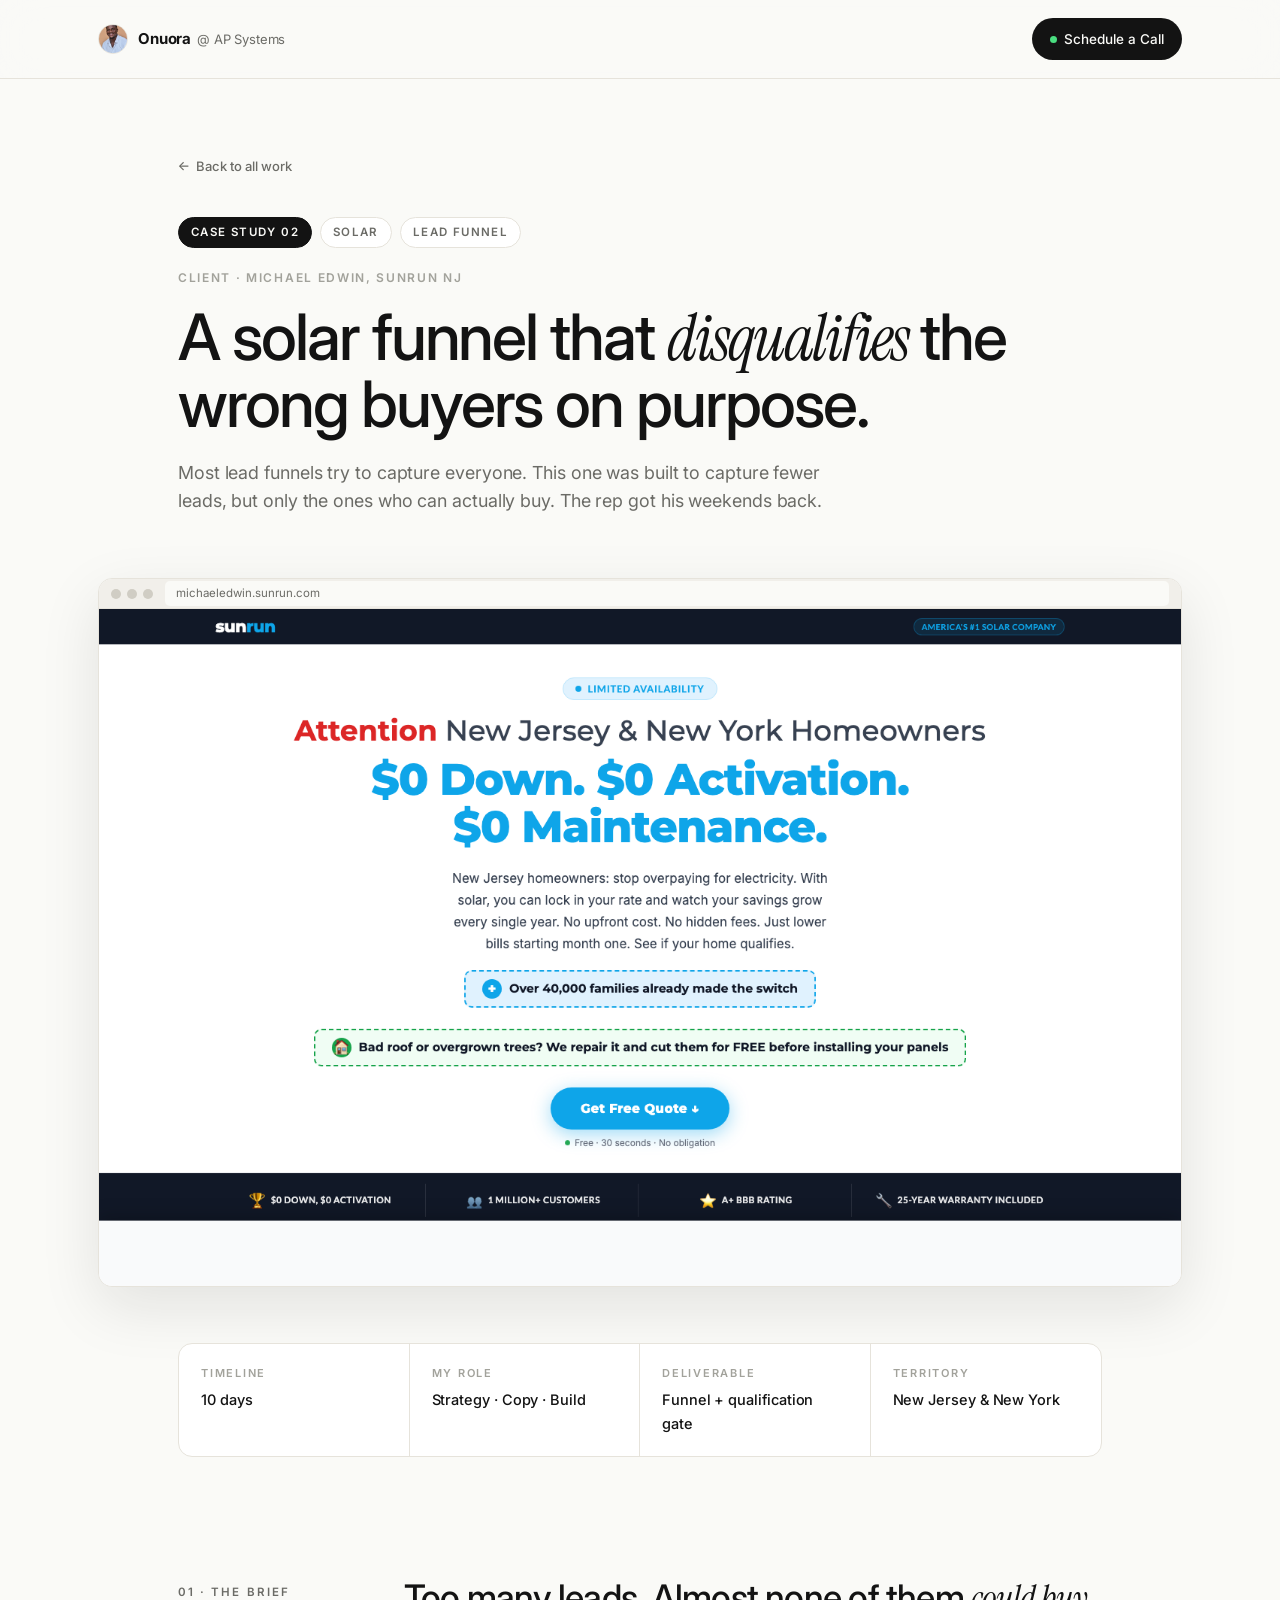
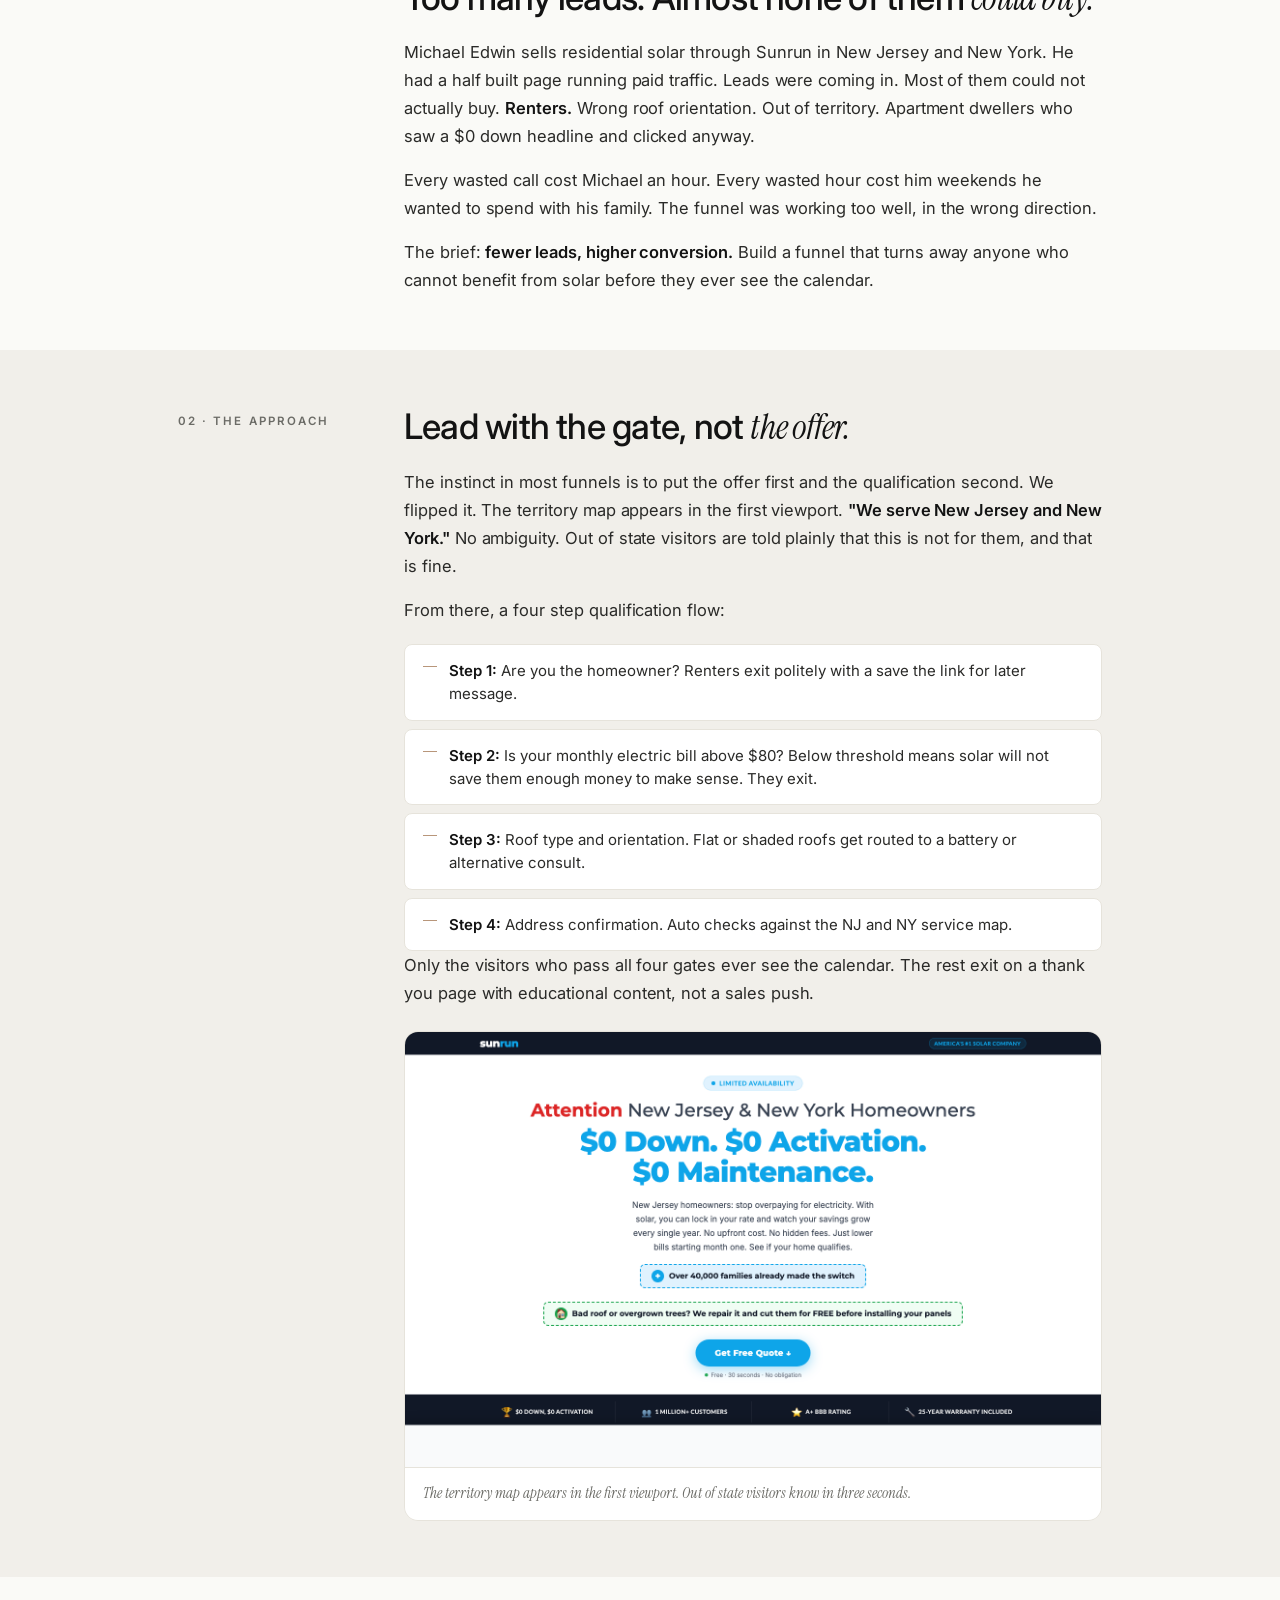
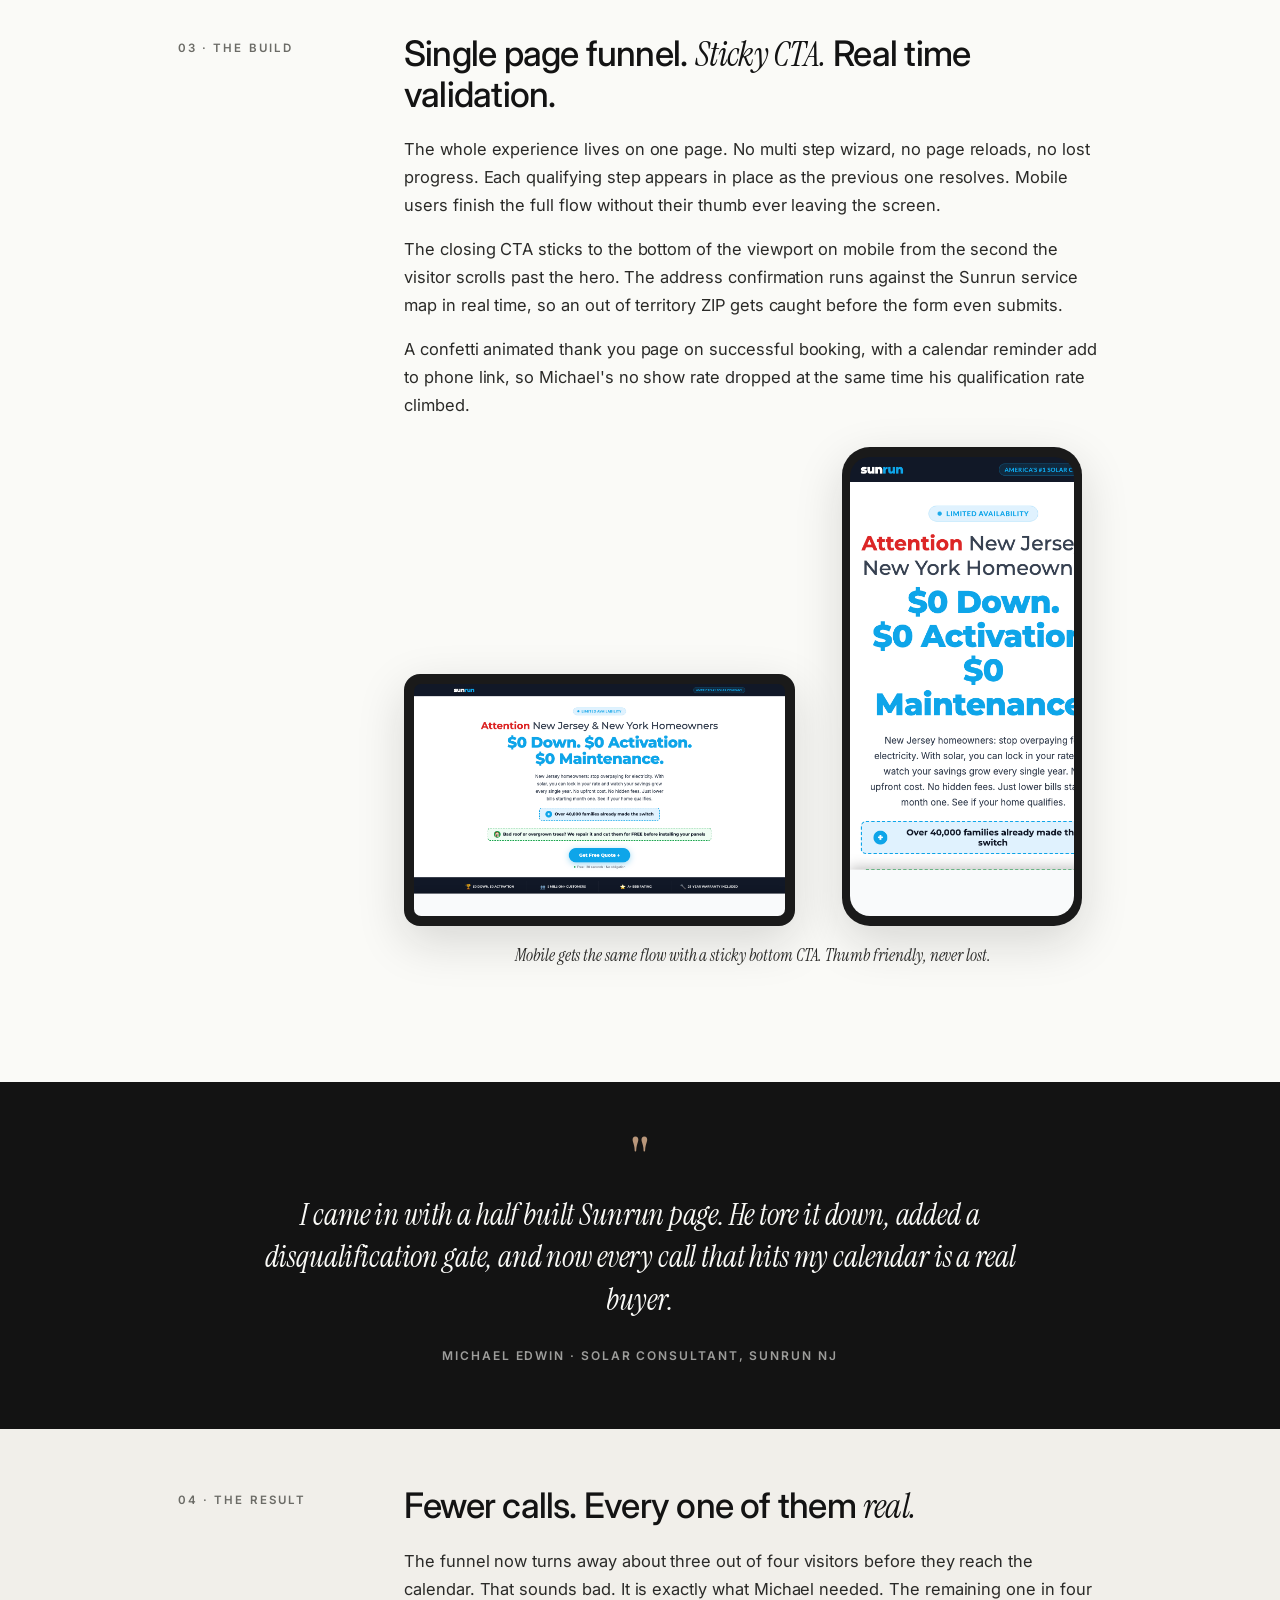
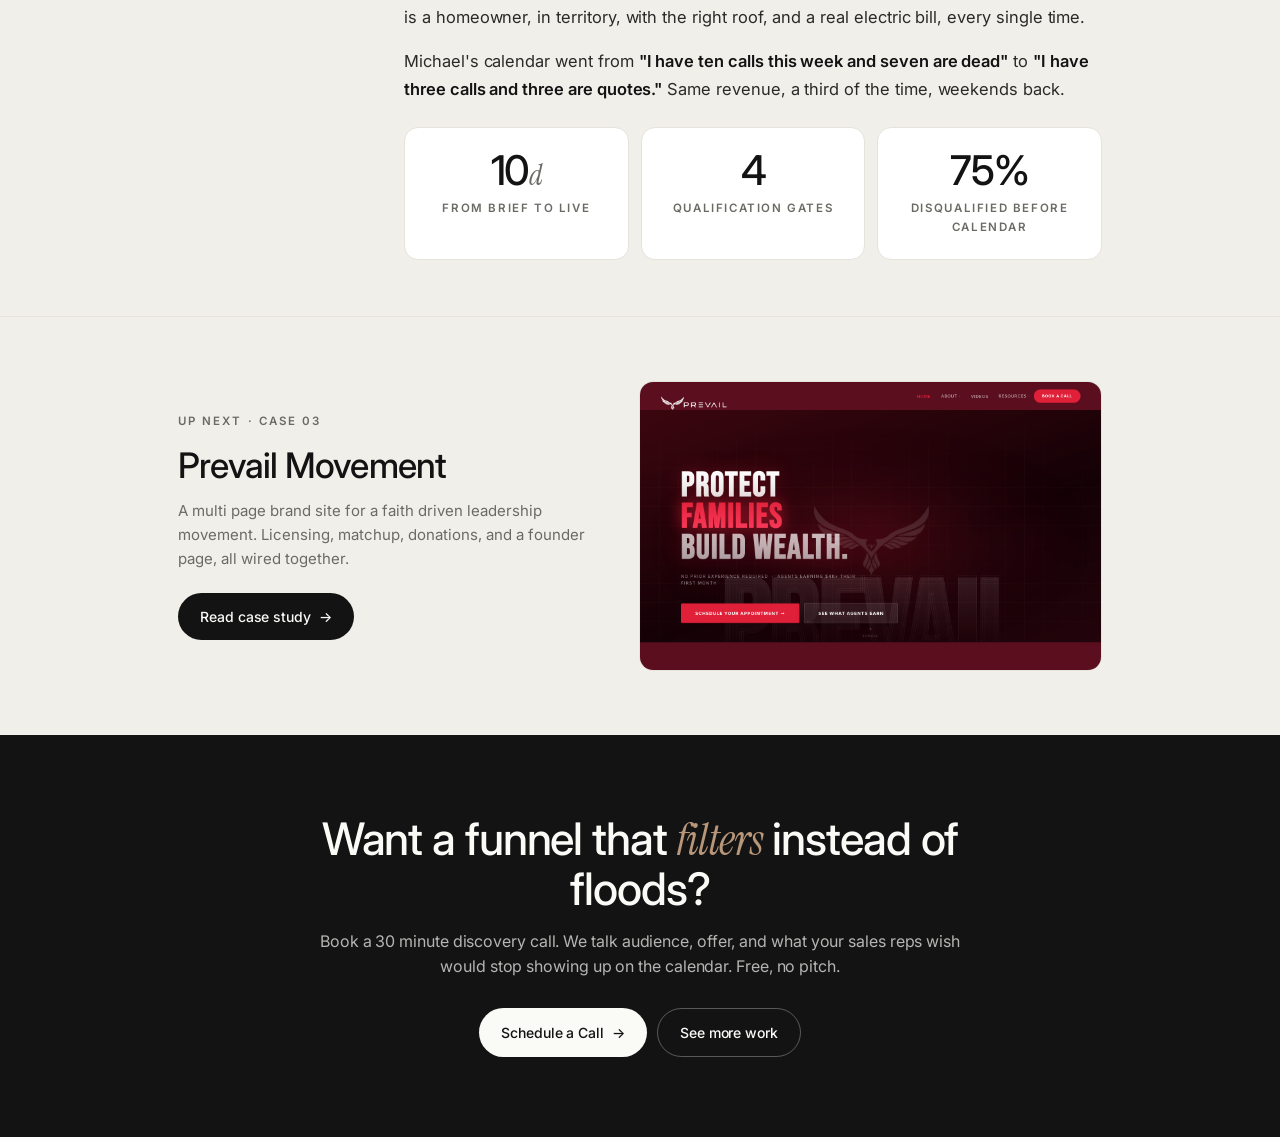
<file: case-studies/sunrun.html>
<!DOCTYPE html>
<html lang="en">
<head>
  <meta charset="UTF-8" />
  <meta name="viewport" content="width=device-width, initial-scale=1.0" />
  <title>Michael Edwin · Sunrun · Case Study · Onuora @ AP Systems</title>
  <meta name="description" content="How I rebuilt a half finished solar funnel with a hard disqualification gate so only real buyers ever reach the calendar." />
  <link rel="preconnect" href="https://fonts.googleapis.com" />
  <link rel="preconnect" href="https://fonts.gstatic.com" crossorigin />
  <link href="https://fonts.googleapis.com/css2?family=Inter:wght@300;400;500;600;700&family=Instrument+Serif:ital@0;1&display=swap" rel="stylesheet" />
  <noscript><style>[data-sr]{opacity:1!important;transform:none!important;}</style></noscript>
  <style>
    :root {
      --bg: #FAFAF7; --bg-2: #F1EFEA; --bg-card: #FFFFFF;
      --ink: #131313; --ink-2: #2A2A28;
      --gray: #6B6B66; --gray-2: #A2A29B;
      --line: #E6E3DB; --accent: #B8967A; --green: #4ADE80;
      --sans: 'Inter', -apple-system, BlinkMacSystemFont, 'Segoe UI', sans-serif;
      --serif: 'Instrument Serif', Georgia, serif;
      --ease: cubic-bezier(0.22, 0.61, 0.36, 1);
      --r: 14px; --r-sm: 8px;
    }
    *, *::before, *::after { box-sizing: border-box; margin: 0; padding: 0; }
    html { scroll-behavior: smooth; }
    body { font-family: var(--sans); background: var(--bg); color: var(--ink); -webkit-font-smoothing: antialiased; font-size: 16px; line-height: 1.65; overflow-x: hidden; }
    img { display: block; max-width: 100%; }
    ul { list-style: none; }
    a { color: inherit; text-decoration: none; }
    button { font-family: inherit; cursor: pointer; border: none; background: none; }
    ::selection { background: var(--ink); color: white; }
    [data-sr] { transition: opacity 0.7s var(--ease), transform 0.7s var(--ease); }
    .sr-ready [data-sr]:not(.sr-in) { opacity: 0; transform: translateY(20px); }

    .btn { display: inline-flex; align-items: center; gap: 8px; padding: 12px 22px; border-radius: 100px; font-size: 14px; font-weight: 500; letter-spacing: -0.005em; transition: background 0.2s, transform 0.2s, box-shadow 0.3s; white-space: nowrap; }
    .btn-primary { background: var(--ink); color: var(--bg); }
    .btn-primary:hover { background: var(--ink-2); transform: translateY(-1px); box-shadow: 0 8px 24px rgba(19,19,19,0.15); }
    .btn-outline-light { background: transparent; color: var(--bg); border: 1px solid rgba(250,250,247,0.3); }
    .btn-outline-light:hover { background: rgba(250,250,247,0.08); border-color: var(--bg); }
    .btn-arrow { transition: transform 0.25s var(--ease); display: inline-block; }
    .btn:hover .btn-arrow { transform: translateX(3px); }

    .nav { position: fixed; top: 0; left: 0; right: 0; z-index: 600; padding: 18px 0; background: rgba(250,250,247,0.85); backdrop-filter: blur(20px); border-bottom: 1px solid var(--line); }
    .nav__inner { max-width: 1140px; margin: 0 auto; padding: 0 28px; display: flex; align-items: center; justify-content: space-between; gap: 24px; }
    .nav__brand { display: flex; align-items: center; gap: 10px; font-size: 15px; font-weight: 600; letter-spacing: -0.01em; color: var(--ink); }
    .nav__brand-avatar { width: 30px; height: 30px; border-radius: 50%; object-fit: cover; border: 1px solid var(--line); }
    .nav__brand-name { display: flex; align-items: baseline; gap: 6px; }
    .nav__brand-name span { font-weight: 400; color: var(--gray); font-size: 13px; }
    .nav__cta { display: inline-flex; align-items: center; gap: 7px; padding: 10px 18px; background: var(--ink); color: var(--bg); border-radius: 100px; font-size: 13.5px; font-weight: 500; transition: background 0.2s, transform 0.2s; }
    .nav__cta:hover { background: var(--ink-2); transform: translateY(-1px); }
    .nav__cta-dot { width: 7px; height: 7px; border-radius: 50%; background: var(--green); animation: pulse-green 2s infinite; }

    .case-hero { padding: 152px 0 64px; }
    .case-hero__inner { max-width: 980px; margin: 0 auto; padding: 0 28px; }
    .case-hero__back { display: inline-flex; align-items: center; gap: 6px; font-size: 13px; font-weight: 500; color: var(--gray); margin-bottom: 40px; transition: color 0.2s; }
    .case-hero__back:hover { color: var(--ink); }
    .case-hero__back-arrow { transform: rotate(180deg); transition: transform 0.25s var(--ease); display: inline-block; }
    .case-hero__back:hover .case-hero__back-arrow { transform: rotate(180deg) translateX(3px); }
    .case-hero__meta { display: flex; flex-wrap: wrap; gap: 8px; margin-bottom: 20px; }
    .case-hero__chip { font-size: 11.5px; font-weight: 600; letter-spacing: 0.12em; text-transform: uppercase; padding: 5px 12px; border-radius: 100px; background: var(--bg-card); border: 1px solid var(--line); color: var(--gray); }
    .case-hero__chip--accent { background: var(--ink); color: var(--bg); border-color: var(--ink); }
    .case-hero__client { font-size: 12px; font-weight: 600; letter-spacing: 0.14em; text-transform: uppercase; color: var(--gray-2); margin-bottom: 16px; }
    .case-hero__title { font-family: var(--sans); font-size: clamp(2.4rem, 5vw, 4.2rem); font-weight: 500; line-height: 1.02; letter-spacing: -0.032em; color: var(--ink); margin-bottom: 22px; }
    .case-hero__title em { font-family: var(--serif); font-style: italic; font-weight: 400; color: var(--ink); }
    .case-hero__sub { font-size: clamp(1.05rem, 1.4vw, 1.2rem); line-height: 1.55; color: var(--gray); max-width: 680px; letter-spacing: -0.005em; }

    .feature { max-width: 1140px; margin: 0 auto 56px; padding: 0 28px; }
    .feature__frame { border-radius: var(--r); overflow: hidden; box-shadow: 0 20px 60px rgba(19,19,19,0.1); border: 1px solid var(--line); background: white; }
    .feature__bar { height: 30px; background: var(--bg-2); display: flex; align-items: center; padding: 0 12px; gap: 6px; border-bottom: 1px solid var(--line); }
    .feature__dot { width: 10px; height: 10px; border-radius: 50%; background: #d0cdc4; }
    .feature__url { flex: 1; margin-left: 6px; background: var(--bg); border-radius: 5px; padding: 3px 11px; font-size: 11.5px; color: var(--gray); }
    .feature__img { width: 100%; display: block; }

    .meta-strip { max-width: 980px; margin: 0 auto 64px; padding: 0 28px; }
    .meta-strip__grid { display: grid; grid-template-columns: repeat(4, 1fr); border: 1px solid var(--line); border-radius: var(--r); background: var(--bg-card); overflow: hidden; }
    .meta-cell { padding: 20px 22px; border-right: 1px solid var(--line); }
    .meta-cell:last-child { border-right: none; }
    .meta-cell__label { font-size: 11px; font-weight: 600; letter-spacing: 0.16em; text-transform: uppercase; color: var(--gray-2); margin-bottom: 6px; }
    .meta-cell__value { font-family: var(--sans); font-size: 14.5px; font-weight: 500; color: var(--ink); letter-spacing: -0.005em; }

    .case-block { padding-block: 56px; }
    .case-block:nth-of-type(even) { background: var(--bg-2); }
    .case-block__inner { max-width: 980px; margin: 0 auto; padding: 0 28px; display: grid; grid-template-columns: 170px 1fr; gap: 56px; align-items: start; }
    .case-block__label { font-size: 11.5px; font-weight: 600; letter-spacing: 0.18em; text-transform: uppercase; color: var(--gray); padding-top: 6px; position: sticky; top: 96px; }
    .case-block__title { font-family: var(--sans); font-size: clamp(1.6rem, 2.8vw, 2.2rem); font-weight: 500; line-height: 1.15; letter-spacing: -0.022em; color: var(--ink); margin-bottom: 20px; }
    .case-block__title em { font-family: var(--serif); font-style: italic; font-weight: 400; }
    .case-block p { font-size: 16.5px; line-height: 1.7; color: var(--ink-2); margin-bottom: 16px; letter-spacing: -0.003em; }
    .case-block p strong { font-weight: 600; color: var(--ink); }
    .case-block p:last-child { margin-bottom: 0; }

    .case-list { display: grid; gap: 8px; margin: 20px 0 0; }
    .case-list li { background: var(--bg-card); border: 1px solid var(--line); border-radius: var(--r-sm); padding: 14px 18px 14px 44px; font-size: 15px; color: var(--ink-2); line-height: 1.55; position: relative; }
    .case-list li::before { content: ''; position: absolute; left: 18px; top: 21px; width: 14px; height: 1px; background: var(--accent); }
    .case-list li strong { font-weight: 600; color: var(--ink); }

    .case-img { margin: 24px 0 0; border-radius: var(--r); overflow: hidden; border: 1px solid var(--line); }
    .case-img img { width: 100%; }
    .case-img__caption { padding: 14px 18px; font-size: 13px; color: var(--gray); background: var(--bg-card); border-top: 1px solid var(--line); font-family: var(--serif); font-style: italic; font-size: 14.5px; }

    .device-row { display: grid; grid-template-columns: 1.4fr 1fr; gap: 28px; align-items: end; margin-top: 28px; }
    .device-frame { background: #1a1a1a; border-radius: 16px; padding: 10px; box-shadow: 0 16px 48px rgba(19,19,19,0.15); }
    .device-frame--mobile { border-radius: 28px; padding: 10px 8px; max-width: 240px; margin: 0 auto; }
    .device-frame img { border-radius: 7px; width: 100%; }
    .device-frame--mobile img { border-radius: 20px; }
    .device-caption { margin-top: 16px; font-style: italic; font-family: var(--serif); font-size: 15px; color: var(--gray); text-align: center; }

    .pull-quote { background: var(--ink); color: var(--bg); padding: 64px 0; margin: 56px 0 0; }
    .pull-quote__inner { max-width: 820px; margin: 0 auto; padding: 0 28px; text-align: center; }
    .pull-quote__mark { font-family: var(--serif); font-size: 64px; color: var(--accent); line-height: 0.5; margin-bottom: 16px; }
    .pull-quote__text { font-family: var(--serif); font-style: italic; font-size: clamp(1.4rem, 2.4vw, 1.9rem); font-weight: 400; line-height: 1.4; margin-bottom: 24px; letter-spacing: -0.005em; }
    .pull-quote__author { font-size: 12px; font-weight: 600; letter-spacing: 0.16em; text-transform: uppercase; color: rgba(250,250,247,0.6); }

    .result-stats { display: grid; grid-template-columns: repeat(3, 1fr); gap: 12px; margin: 24px 0 0; }
    .result-stat { background: var(--bg-card); border: 1px solid var(--line); border-radius: var(--r); padding: 22px 18px; text-align: center; }
    .result-stat__num { font-family: var(--sans); font-size: clamp(2rem, 3.2vw, 2.8rem); font-weight: 500; letter-spacing: -0.028em; color: var(--ink); line-height: 1; margin-bottom: 8px; }
    .result-stat__num em { font-family: var(--serif); font-style: italic; font-weight: 400; color: var(--gray); font-size: 0.7em; }
    .result-stat__label { font-size: 11.5px; font-weight: 600; letter-spacing: 0.14em; text-transform: uppercase; color: var(--gray); }

    .next-case { background: var(--bg-2); padding: 64px 0; border-top: 1px solid var(--line); }
    .next-case__inner { max-width: 980px; margin: 0 auto; padding: 0 28px; display: grid; grid-template-columns: 1fr 1.1fr; gap: 40px; align-items: center; }
    .next-case__label { font-size: 11.5px; font-weight: 600; letter-spacing: 0.18em; text-transform: uppercase; color: var(--gray); margin-bottom: 14px; }
    .next-case__title { font-family: var(--sans); font-size: clamp(1.6rem, 2.8vw, 2.2rem); font-weight: 500; line-height: 1.15; letter-spacing: -0.022em; color: var(--ink); margin-bottom: 14px; }
    .next-case__sub { font-size: 15px; color: var(--gray); margin-bottom: 22px; line-height: 1.6; }
    .next-case__img { border-radius: var(--r); overflow: hidden; border: 1px solid var(--line); display: block; transition: transform 0.4s var(--ease), box-shadow 0.4s var(--ease); }
    .next-case__img:hover { transform: translateY(-4px); box-shadow: 0 16px 48px rgba(19,19,19,0.1); }
    .next-case__img img { width: 100%; display: block; }

    .case-close { background: var(--ink); color: var(--bg); padding-block: 80px; text-align: center; }
    .case-close__inner { max-width: 720px; margin: 0 auto; padding: 0 28px; }
    .case-close h2 { font-family: var(--sans); font-size: clamp(1.9rem, 3.6vw, 2.8rem); font-weight: 500; line-height: 1.1; letter-spacing: -0.025em; margin-bottom: 14px; }
    .case-close h2 em { font-family: var(--serif); font-style: italic; font-weight: 400; color: var(--accent); }
    .case-close p { font-size: 16px; color: rgba(250,250,247,0.7); margin: 0 auto 28px; line-height: 1.6; letter-spacing: -0.005em; }
    .case-close__actions { display: flex; gap: 10px; justify-content: center; flex-wrap: wrap; }
    .case-close .btn-primary { background: var(--bg); color: var(--ink); }
    .case-close .btn-primary:hover { background: white; }

    @keyframes pulse-green { 0% { box-shadow: 0 0 0 0 rgba(74,222,128,0.55); } 70% { box-shadow: 0 0 0 7px rgba(74,222,128,0); } 100% { box-shadow: 0 0 0 0 rgba(74,222,128,0); } }

    @media (max-width: 991px) {
      .case-block__inner { grid-template-columns: 1fr; gap: 14px; }
      .case-block__label { position: static; }
      .meta-strip__grid { grid-template-columns: 1fr 1fr; }
      .meta-cell:nth-child(2) { border-right: none; }
      .meta-cell:nth-child(-n+2) { border-bottom: 1px solid var(--line); }
      .device-row { grid-template-columns: 1fr; gap: 20px; }
      .device-frame--mobile { max-width: 220px; }
      .next-case__inner { grid-template-columns: 1fr; }
      .result-stats { grid-template-columns: 1fr; }
    }
    @media (max-width: 640px) {
      .case-hero { padding: 116px 0 48px; }
      .case-hero__inner, .feature, .meta-strip, .case-block__inner, .next-case__inner, .pull-quote__inner, .case-close__inner { padding-inline: 20px; }
      .nav__inner { padding: 0 20px; gap: 12px; }
      .nav__brand-name span { display: none; }
      .nav__cta { padding: 8px 14px; font-size: 12.5px; gap: 6px; }
      .case-block { padding-block: 40px; }
      .meta-strip__grid { grid-template-columns: 1fr; }
      .meta-cell { border-right: none; border-bottom: 1px solid var(--line); }
      .meta-cell:last-child { border-bottom: none; }
    }
  </style>
</head>
<body>

  <nav class="nav">
    <div class="nav__inner">
      <a href="../index.html" class="nav__brand">
        <img src="../assets/adiora.jpeg" alt="Onuora" class="nav__brand-avatar" />
        <div class="nav__brand-name"><b>Onuora</b> <span>@ AP Systems</span></div>
      </a>
      <a href="https://calendly.com/adiorahonuora/new-meeting" target="_blank" rel="noopener" class="nav__cta">
        <span class="nav__cta-dot"></span> Schedule a Call
      </a>
    </div>
  </nav>

  <header class="case-hero">
    <div class="case-hero__inner">
      <a href="../index.html#work" class="case-hero__back">
        <span class="case-hero__back-arrow">→</span> Back to all work
      </a>
      <div class="case-hero__meta">
        <span class="case-hero__chip case-hero__chip--accent">Case Study 02</span>
        <span class="case-hero__chip">Solar</span>
        <span class="case-hero__chip">Lead Funnel</span>
      </div>
      <p class="case-hero__client">Client · Michael Edwin, Sunrun NJ</p>
      <h1 class="case-hero__title">A solar funnel that <em>disqualifies</em> the wrong buyers on purpose.</h1>
      <p class="case-hero__sub">Most lead funnels try to capture everyone. This one was built to capture fewer leads, but only the ones who can actually buy. The rep got his weekends back.</p>
    </div>
  </header>

  <div class="feature" data-sr>
    <div class="feature__frame">
      <div class="feature__bar">
        <span class="feature__dot"></span><span class="feature__dot"></span><span class="feature__dot"></span>
        <div class="feature__url">michaeledwin.sunrun.com</div>
      </div>
      <img src="../assets/work/sunrun.png" alt="Michael Edwin Sunrun funnel" class="feature__img" />
    </div>
  </div>

  <div class="meta-strip" data-sr>
    <div class="meta-strip__grid">
      <div class="meta-cell"><div class="meta-cell__label">Timeline</div><div class="meta-cell__value">10 days</div></div>
      <div class="meta-cell"><div class="meta-cell__label">My Role</div><div class="meta-cell__value">Strategy · Copy · Build</div></div>
      <div class="meta-cell"><div class="meta-cell__label">Deliverable</div><div class="meta-cell__value">Funnel + qualification gate</div></div>
      <div class="meta-cell"><div class="meta-cell__label">Territory</div><div class="meta-cell__value">New Jersey &amp; New York</div></div>
    </div>
  </div>

  <section class="case-block" data-sr>
    <div class="case-block__inner">
      <div class="case-block__label">01 · The Brief</div>
      <div>
        <h2 class="case-block__title">Too many leads. Almost none of them <em>could buy.</em></h2>
        <p>Michael Edwin sells residential solar through Sunrun in New Jersey and New York. He had a half built page running paid traffic. Leads were coming in. Most of them could not actually buy. <strong>Renters.</strong> Wrong roof orientation. Out of territory. Apartment dwellers who saw a $0 down headline and clicked anyway.</p>
        <p>Every wasted call cost Michael an hour. Every wasted hour cost him weekends he wanted to spend with his family. The funnel was working too well, in the wrong direction.</p>
        <p>The brief: <strong>fewer leads, higher conversion.</strong> Build a funnel that turns away anyone who cannot benefit from solar before they ever see the calendar.</p>
      </div>
    </div>
  </section>

  <section class="case-block" data-sr>
    <div class="case-block__inner">
      <div class="case-block__label">02 · The Approach</div>
      <div>
        <h2 class="case-block__title">Lead with the gate, not <em>the offer.</em></h2>
        <p>The instinct in most funnels is to put the offer first and the qualification second. We flipped it. The territory map appears in the first viewport. <strong>"We serve New Jersey and New York."</strong> No ambiguity. Out of state visitors are told plainly that this is not for them, and that is fine.</p>
        <p>From there, a four step qualification flow:</p>
        <ul class="case-list">
          <li><strong>Step 1:</strong> Are you the homeowner? Renters exit politely with a save the link for later message.</li>
          <li><strong>Step 2:</strong> Is your monthly electric bill above $80? Below threshold means solar will not save them enough money to make sense. They exit.</li>
          <li><strong>Step 3:</strong> Roof type and orientation. Flat or shaded roofs get routed to a battery or alternative consult.</li>
          <li><strong>Step 4:</strong> Address confirmation. Auto checks against the NJ and NY service map.</li>
        </ul>
        <p>Only the visitors who pass all four gates ever see the calendar. The rest exit on a thank you page with educational content, not a sales push.</p>
        <div class="case-img">
          <img src="../assets/work/sunrun.png" alt="Sunrun hero and territory section" />
          <div class="case-img__caption">The territory map appears in the first viewport. Out of state visitors know in three seconds.</div>
        </div>
      </div>
    </div>
  </section>

  <section class="case-block" data-sr>
    <div class="case-block__inner">
      <div class="case-block__label">03 · The Build</div>
      <div>
        <h2 class="case-block__title">Single page funnel. <em>Sticky CTA.</em> Real time validation.</h2>
        <p>The whole experience lives on one page. No multi step wizard, no page reloads, no lost progress. Each qualifying step appears in place as the previous one resolves. Mobile users finish the full flow without their thumb ever leaving the screen.</p>
        <p>The closing CTA sticks to the bottom of the viewport on mobile from the second the visitor scrolls past the hero. The address confirmation runs against the Sunrun service map in real time, so an out of territory ZIP gets caught before the form even submits.</p>
        <p>A confetti animated thank you page on successful booking, with a calendar reminder add to phone link, so Michael's no show rate dropped at the same time his qualification rate climbed.</p>

        <div class="device-row">
          <div class="device-frame">
            <img src="../assets/work/sunrun.png" alt="Sunrun desktop" />
          </div>
          <div class="device-frame device-frame--mobile">
            <img src="../assets/work/sunrun-mobile.png" alt="Sunrun mobile" />
          </div>
        </div>
        <p class="device-caption">Mobile gets the same flow with a sticky bottom CTA. Thumb friendly, never lost.</p>
      </div>
    </div>
  </section>

  <div class="pull-quote" data-sr>
    <div class="pull-quote__inner">
      <div class="pull-quote__mark">"</div>
      <p class="pull-quote__text">I came in with a half built Sunrun page. He tore it down, added a disqualification gate, and now every call that hits my calendar is a real buyer.</p>
      <p class="pull-quote__author">Michael Edwin · Solar Consultant, Sunrun NJ</p>
    </div>
  </div>

  <section class="case-block" data-sr>
    <div class="case-block__inner">
      <div class="case-block__label">04 · The Result</div>
      <div>
        <h2 class="case-block__title">Fewer calls. Every one of them <em>real.</em></h2>
        <p>The funnel now turns away about three out of four visitors before they reach the calendar. That sounds bad. It is exactly what Michael needed. The remaining one in four is a homeowner, in territory, with the right roof, and a real electric bill, every single time.</p>
        <p>Michael's calendar went from <strong>"I have ten calls this week and seven are dead"</strong> to <strong>"I have three calls and three are quotes."</strong> Same revenue, a third of the time, weekends back.</p>

        <div class="result-stats">
          <div class="result-stat">
            <div class="result-stat__num">10<em>d</em></div>
            <div class="result-stat__label">From brief to live</div>
          </div>
          <div class="result-stat">
            <div class="result-stat__num">4</div>
            <div class="result-stat__label">Qualification gates</div>
          </div>
          <div class="result-stat">
            <div class="result-stat__num">75%</div>
            <div class="result-stat__label">Disqualified before calendar</div>
          </div>
        </div>
      </div>
    </div>
  </section>

  <div class="next-case">
    <div class="next-case__inner">
      <div>
        <p class="next-case__label">Up Next · Case 03</p>
        <h3 class="next-case__title">Prevail Movement</h3>
        <p class="next-case__sub">A multi page brand site for a faith driven leadership movement. Licensing, matchup, donations, and a founder page, all wired together.</p>
        <a href="prevail-movement.html" class="btn btn-primary">Read case study <span class="btn-arrow">→</span></a>
      </div>
      <a href="prevail-movement.html" class="next-case__img">
        <img src="../assets/work/prevail.png" alt="Prevail Movement" />
      </a>
    </div>
  </div>

  <section class="case-close">
    <div class="case-close__inner">
      <h2>Want a funnel that <em>filters</em> instead of floods?</h2>
      <p>Book a 30 minute discovery call. We talk audience, offer, and what your sales reps wish would stop showing up on the calendar. Free, no pitch.</p>
      <div class="case-close__actions">
        <a href="https://calendly.com/adiorahonuora/new-meeting" target="_blank" rel="noopener" class="btn btn-primary">Schedule a Call <span class="btn-arrow">→</span></a>
        <a href="../index.html#work" class="btn btn-outline-light">See more work</a>
      </div>
    </div>
  </section>

  <script>
    document.documentElement.classList.add('sr-ready');
    const srObs = new IntersectionObserver(entries => {
      entries.forEach(e => { if (e.isIntersecting) { e.target.classList.add('sr-in'); srObs.unobserve(e.target); } });
    }, { threshold: 0.1 });
    document.querySelectorAll('[data-sr]').forEach(el => srObs.observe(el));
  </script>
</body>
</html>
</file>
